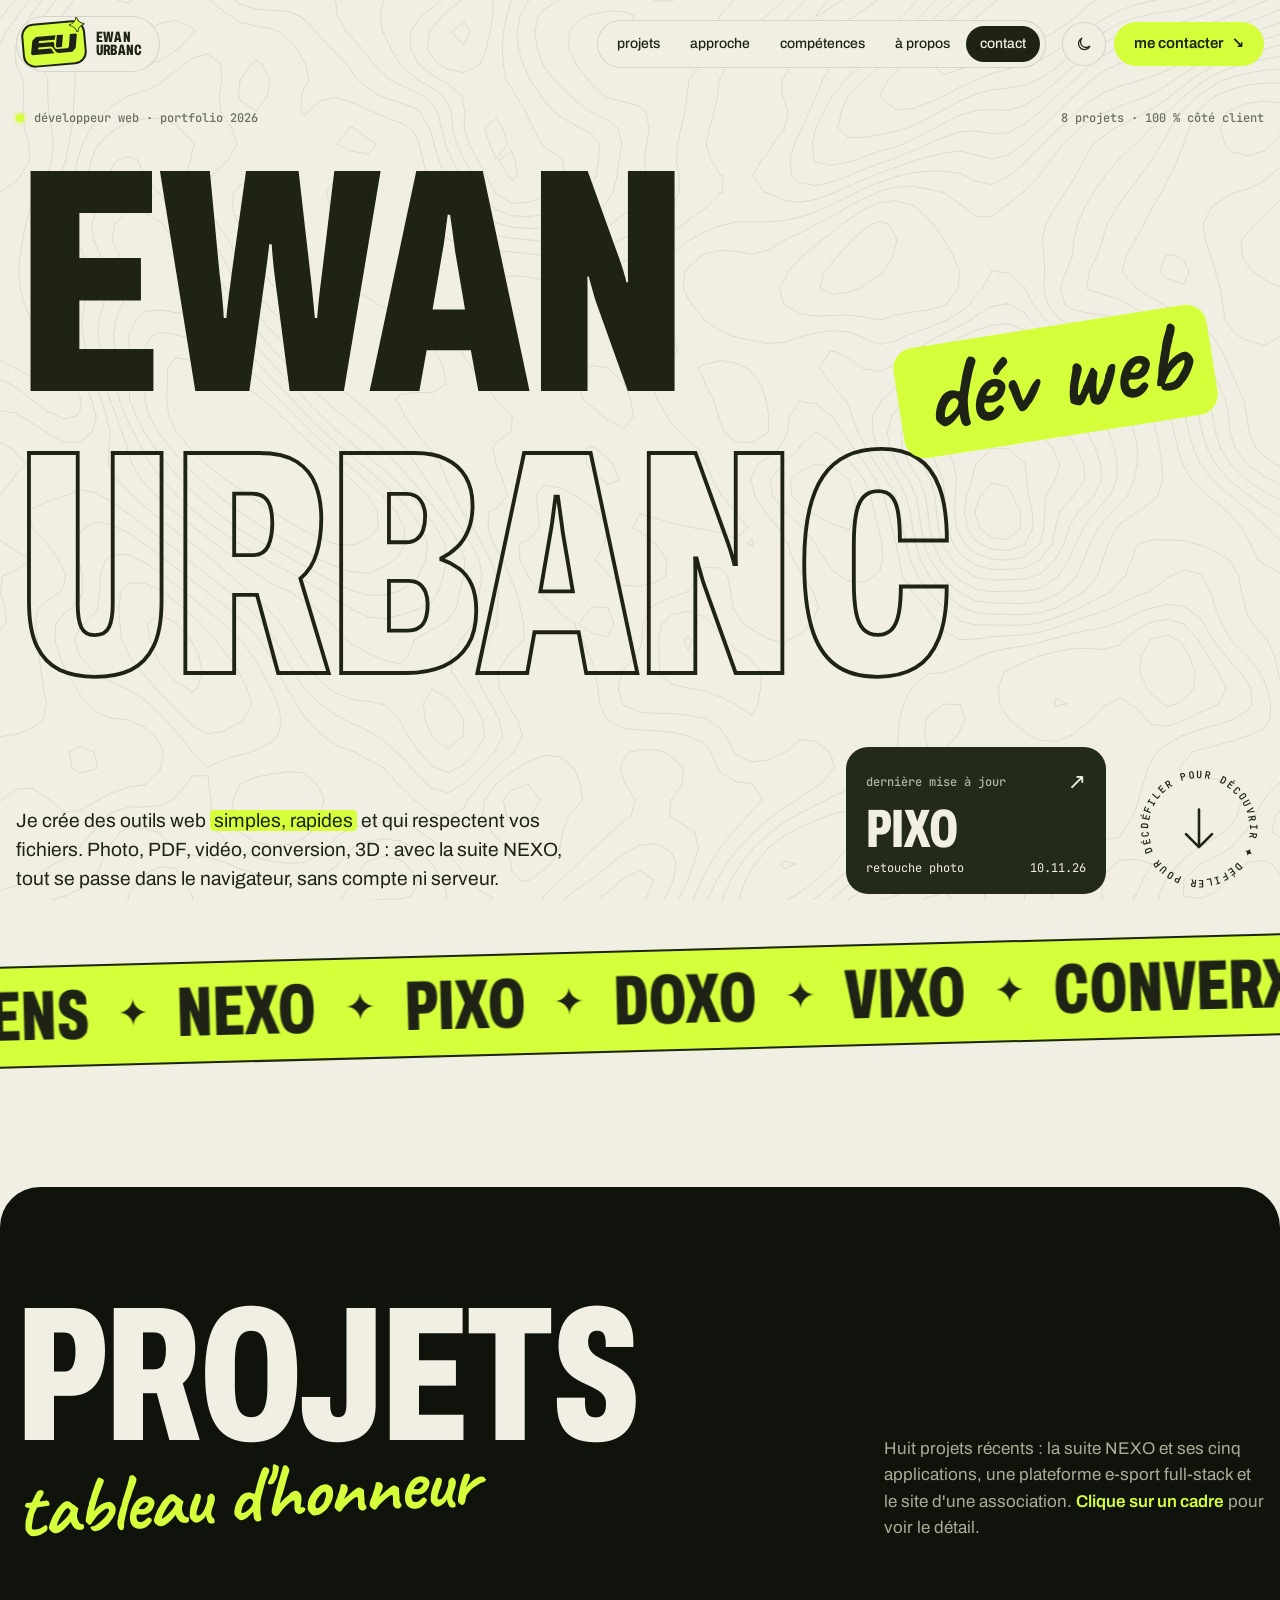
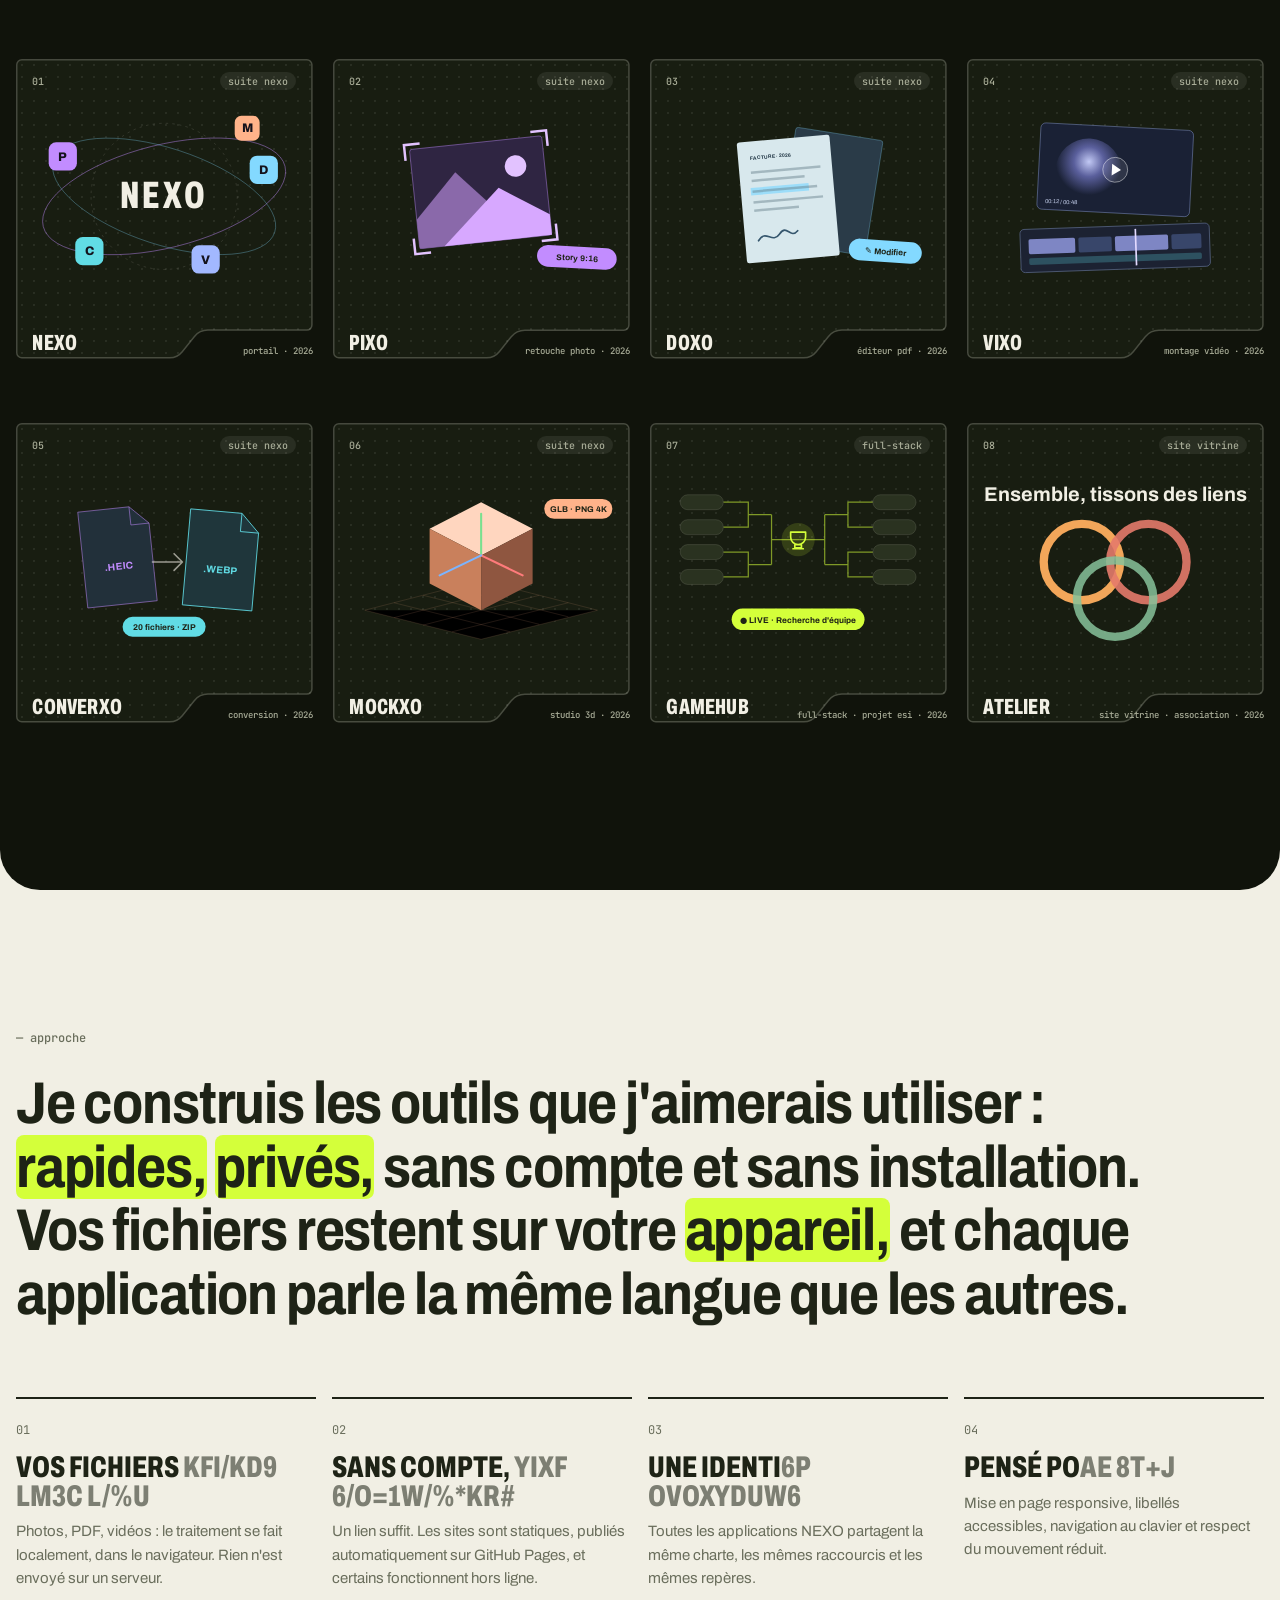
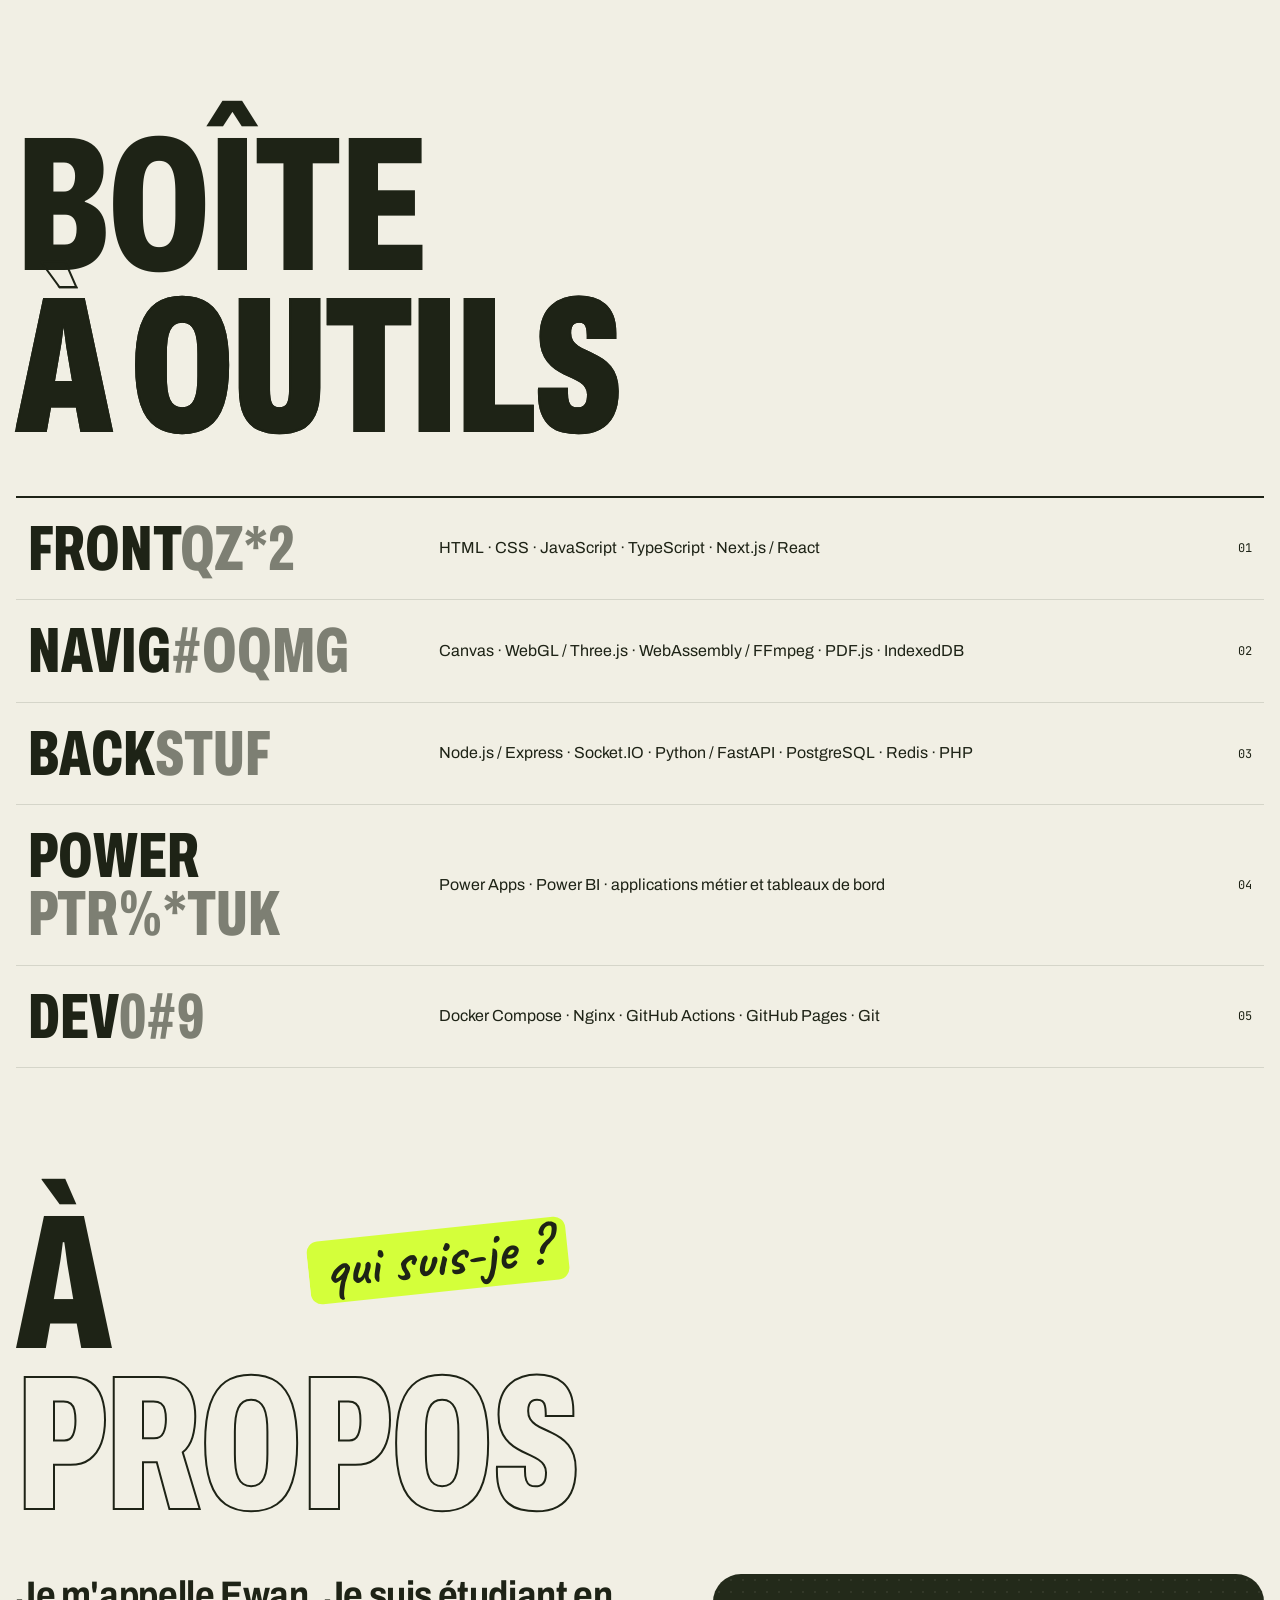
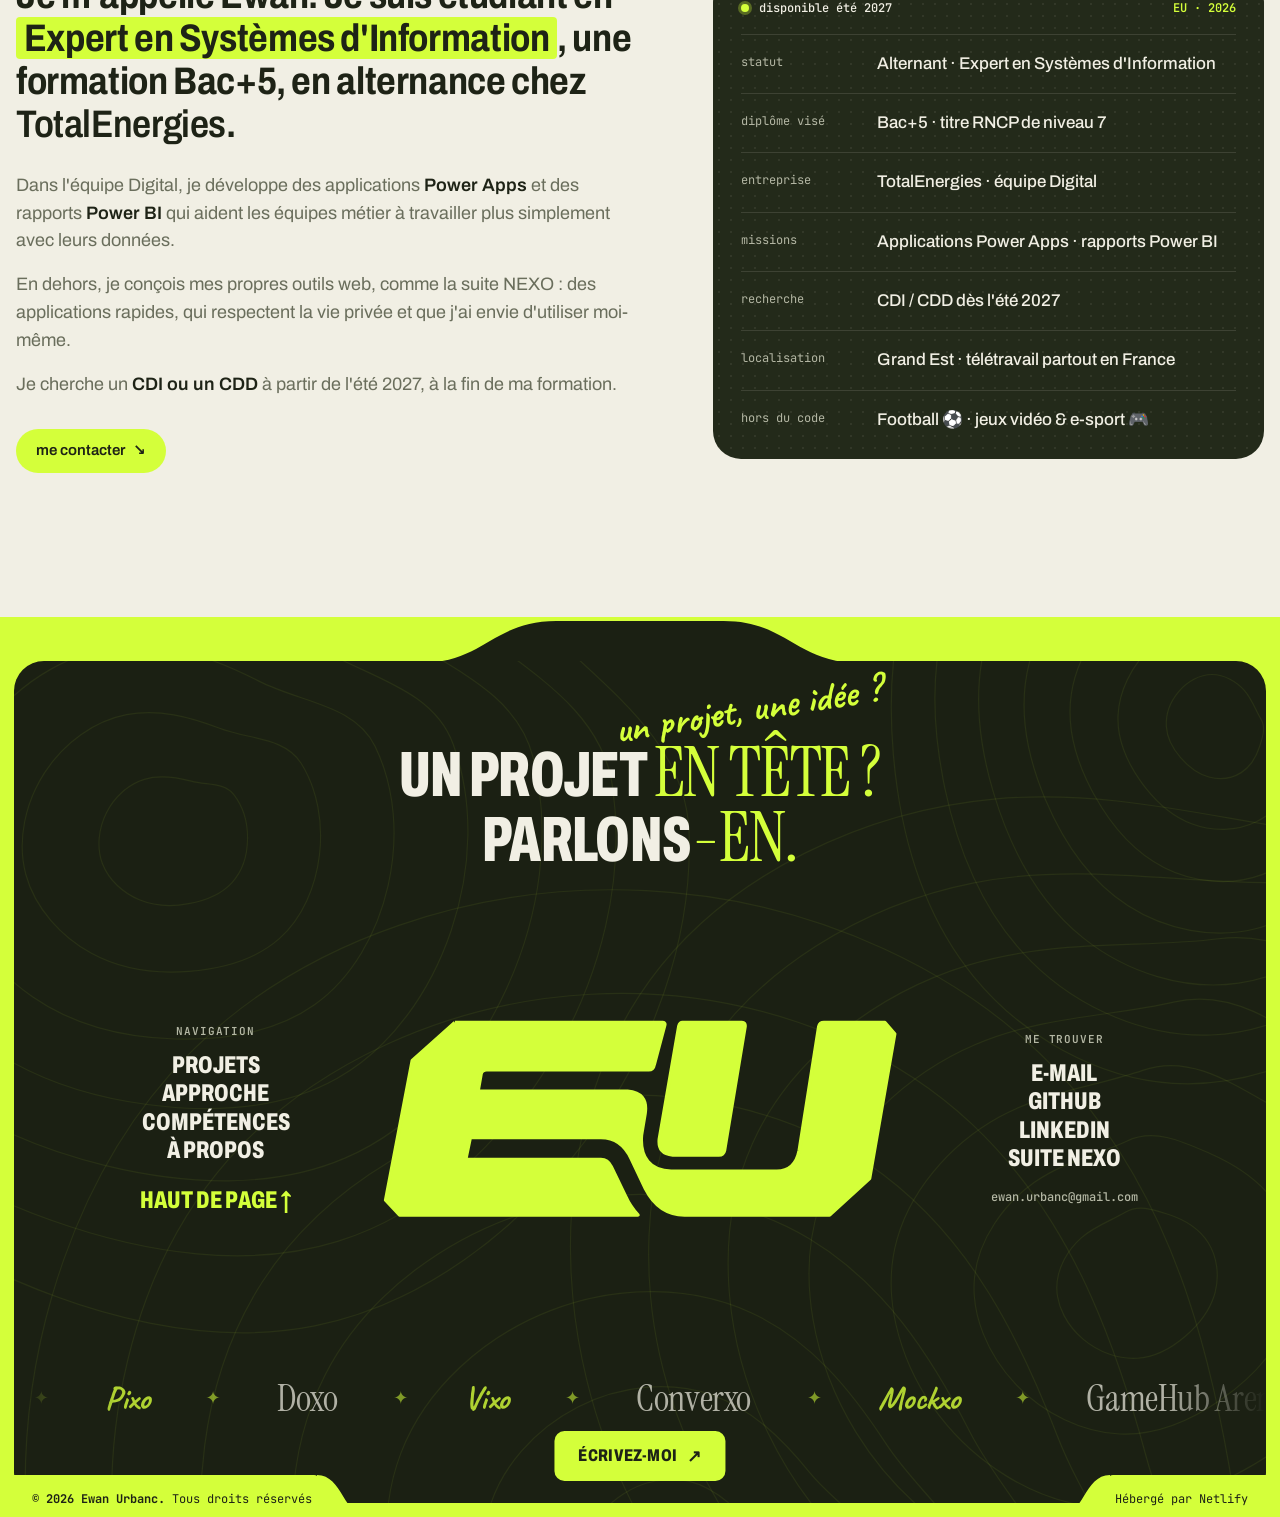
<file: index.html>
<!doctype html>
<html lang="fr">
<head>
  <meta charset="utf-8">
  <meta name="viewport" content="width=device-width, initial-scale=1">
  <title>Ewan Urbanc — Portfolio</title>
  <meta name="description" content="Portfolio d'Ewan Urbanc, développeur web : la suite NEXO (Pixo, Doxo, Vixo, Converxo, Mockxo), GameHub Arena et L'Atelier des Liens.">
  <meta name="theme-color" content="#f1efe4">
  <link rel="canonical" href="https://ewanurbanc.netlify.app/">
  <meta name="application-name" content="Ewan Urbanc">
  <meta property="og:site_name" content="Ewan Urbanc">
  <meta property="og:title" content="Ewan Urbanc — Portfolio">
  <meta property="og:type" content="website">
  <meta property="og:url" content="https://ewanurbanc.netlify.app/">
  <meta property="og:image" content="https://ewanurbanc.netlify.app/assets/favicon-512.png">
  <script type="application/ld+json">
    {
      "@context": "https://schema.org",
      "@type": "WebSite",
      "name": "Ewan Urbanc",
      "alternateName": "Portfolio d'Ewan Urbanc",
      "url": "https://ewanurbanc.netlify.app/"
    }
  </script>
  <link rel="icon" href="/favicon.ico" sizes="any">
  <link rel="icon" href="/assets/favicon-32.png" sizes="32x32" type="image/png">
  <link rel="icon" href="/assets/favicon-48.png" sizes="48x48" type="image/png">
  <link rel="icon" href="/assets/favicon-512.png" sizes="512x512" type="image/png">
  <link rel="apple-touch-icon" href="/assets/apple-touch-icon.png">
  <link rel="preconnect" href="https://fonts.googleapis.com">
  <link rel="preconnect" href="https://fonts.gstatic.com" crossorigin>
  <link href="https://fonts.googleapis.com/css2?family=Archivo:ital,wdth,wght@0,62..125,300..900;1,62..125,300..900&family=Caveat:wght@600;700&family=Instrument+Serif&family=JetBrains+Mono:wght@400;600&display=swap" rel="stylesheet">
  <link rel="stylesheet" href="styles.css?v=20261121c">
  <script>
    document.documentElement.classList.add('js');
    // Sécurité : retire l'écran de chargement même si le script principal échoue
    setTimeout(function () { document.documentElement.classList.add('is-loaded'); }, 4000);
    try { const t = localStorage.getItem('theme'); if (t) document.documentElement.dataset.theme = t; } catch (e) {}
    // niveau de performance mémorisé à la visite précédente : appliqué avant le premier affichage
    try { const v = (localStorage.getItem('perf-tier') || '').split(':'), p = Date.now() - v[1] < 6048e5 ? +v[0] : 0; if (p >= 1) document.documentElement.classList.add('perf-lite'); if (p >= 2) document.documentElement.classList.add('perf-min'); } catch (e) {}
  </script>
</head>
<body>
  <canvas class="bg-lines" aria-hidden="true"></canvas>
  <!-- Logo EU -->
  <svg width="0" height="0" style="position:absolute" aria-hidden="true">
    <symbol id="logo-mark" viewBox="128 436 1003 386">
      <path d="M268 441H674Q679 441 677 447L657 522Q655 533 646 533H330Q321 533 319 541L313 575H605Q645 578 639 618L632 660C628 705 650 731 690 731H896Q932 731 940 690L978 449Q980 441 988 441H1107L1126 463L1077 745L999 816H716Q666 816 640 765L612 706Q593 665 553 665H298L289 708H553Q566 708 573 722L601 780Q610 800 625 816H160L133 787L185 515Z"/>
      <path d="M712 441H828Q835 441 834 449L794 690Q792 699 783 699H693Q664 697 667 668L705 448Q707 441 712 441Z"/>
    </symbol>
    <symbol id="logo-spark" viewBox="0 0 24 24"><path d="M12 0c1 6.5 5.5 11 12 12-6.5 1-11 5.5-12 12-1-6.5-5.5-11-12-12C6.5 11 11 6.5 12 0z"/></symbol>
  </svg>
  <a class="skip" href="#projets">Aller aux projets</a>

  <!-- Écran de chargement -->
  <div class="loader" aria-hidden="true">
    <svg class="loader-logo" viewBox="120 428 1019 402">
      <path pathLength="1" d="M268 441H674Q679 441 677 447L657 522Q655 533 646 533H330Q321 533 319 541L313 575H605Q645 578 639 618L632 660C628 705 650 731 690 731H896Q932 731 940 690L978 449Q980 441 988 441H1107L1126 463L1077 745L999 816H716Q666 816 640 765L612 706Q593 665 553 665H298L289 708H553Q566 708 573 722L601 780Q610 800 625 816H160L133 787L185 515Z"/>
      <path pathLength="1" d="M712 441H828Q835 441 834 449L794 690Q792 699 783 699H693Q664 697 667 668L705 448Q707 441 712 441Z"/>
    </svg>
  </div>

  <header class="site-header">
    <div class="shell header-inner">
      <a href="#top" class="logo" aria-label="Ewan Urbanc, retour en haut"><span class="logo-badge"><svg class="logo-mark"><use href="#logo-mark"/></svg><svg class="logo-spark"><use href="#logo-spark"/></svg></span><span class="logo-text" aria-hidden="true">ewan<br>urbanc</span></a>
      <nav class="nav" aria-label="Navigation principale">
        <a href="#projets">projets</a>
        <a href="#approche">approche</a>
        <a href="#competences">compétences</a>
        <a href="#a-propos">à propos</a>
        <a href="#contact">contact</a>
      </nav>
      <div class="header-actions">
        <button class="theme-toggle" type="button" aria-label="Changer de thème">
          <svg class="i-sun" viewBox="0 0 24 24" aria-hidden="true"><circle cx="12" cy="12" r="4"/><path d="M12 2v2M12 20v2M4.9 4.9l1.4 1.4M17.7 17.7l1.4 1.4M2 12h2M20 12h2M4.9 19.1l1.4-1.4M17.7 6.3l1.4-1.4"/></svg>
          <svg class="i-moon" viewBox="0 0 24 24" aria-hidden="true"><path d="M20 14.5A8 8 0 1 1 9.5 4a6.5 6.5 0 0 0 10.5 10.5z"/></svg>
        </button>
        <a class="pill pill-lime" href="#contact">me contacter <span aria-hidden="true">↘</span></a>
      </div>
    </div>
  </header>

  <main id="top">
    <!-- HERO -->
    <section class="hero shell">
      <div class="hero-top">
        <p class="label"><span class="dot"></span>développeur web · portfolio 2026</p>
        <p class="label hide-sm">8 projets · 100 % côté client</p>
      </div>

      <h1 class="mega" aria-label="Ewan Urbanc">
        <span class="mask"><span class="line" data-flex>Ewan</span></span>
        <span class="mask"><span class="line line-outline" data-flex>Urbanc</span></span>
        <span class="script hero-script" aria-hidden="true">dév web</span>
      </h1>

      <div class="hero-bottom">
        <p class="lede">Je crée des outils web <mark>simples, rapides</mark> et qui respectent vos fichiers. Photo, PDF, vidéo, conversion, 3D : avec la suite NEXO, tout se passe dans le navigateur, sans compte ni serveur.</p>

        <a class="release-card" href="https://nougrr.github.io/pixo-editor/" target="_blank" rel="noopener">
          <span class="release-top"><span class="label">dernière mise à jour</span><span class="release-arrow" aria-hidden="true">↗</span></span>
          <span class="release-name">Pixo</span>
          <span class="release-meta"><span>retouche photo</span><span>10.11.26</span></span>
        </a>

        <a class="badge-link" href="#projets" aria-label="Défiler jusqu'aux projets">
        <svg class="badge" viewBox="0 0 200 200" aria-hidden="true">
          <defs><path id="circle" d="M100,100 m-78,0 a78,78 0 1,1 156,0 a78,78 0 1,1 -156,0"/></defs>
          <text><textPath href="#circle">défiler pour découvrir ✦ défiler pour découvrir ✦ </textPath></text>
          <path class="badge-arrow" d="M100 70v56M80 108l20 20 20-20"/>
        </svg>
        </a>
      </div>
    </section>

    <!-- BANDEAU -->
    <div class="marquee" aria-hidden="true">
      <div class="marquee-track">
        <span>Nexo</span><i>✦</i><span>Pixo</span><i>✦</i><span>Doxo</span><i>✦</i><span>Vixo</span><i>✦</i><span>Converxo</span><i>✦</i><span>Mockxo</span><i>✦</i><span>GameHub Arena</span><i>✦</i><span>Atelier des Liens</span><i>✦</i>
        <span>Nexo</span><i>✦</i><span>Pixo</span><i>✦</i><span>Doxo</span><i>✦</i><span>Vixo</span><i>✦</i><span>Converxo</span><i>✦</i><span>Mockxo</span><i>✦</i><span>GameHub Arena</span><i>✦</i><span>Atelier des Liens</span><i>✦</i>
      </div>
    </div>

    <!-- PROJETS : galerie -->
    <section id="projets" class="hof">
      <div class="shell">
        <div class="split-head">
          <h2 class="big hof-title" aria-label="Projets, tableau d'honneur"><span class="mask" aria-hidden="true"><span class="line">Projets</span></span><span class="script hof-script write" aria-hidden="true">tableau d'honneur</span></h2>
          <div class="split-side reveal">
            <p>Huit projets récents : la suite NEXO et ses cinq applications, une plateforme e-sport full-stack et le site d'une association. <strong>Clique sur un cadre</strong> pour voir le détail.</p>
          </div>
        </div>
        <ul class="hof-grid" role="list">
        <li class="hof-item reveal" style="--accent:#c28cff;--accent-2:#83d9ff">
          <button class="hof-frame" type="button" aria-haspopup="dialog" aria-label="Voir le détail de Nexo">
            <span class="hof-shape">
              <span class="hof-reveal" aria-hidden="true"></span>
              <span class="hof-art" aria-hidden="true"><svg viewBox="0 0 400 220">
              <ellipse cx="200" cy="110" rx="150" ry="62" class="stroke-a" transform="rotate(-14 200 110)"/>
              <ellipse cx="200" cy="110" rx="140" ry="58" class="stroke-b" transform="rotate(18 200 110)"/>
              <circle cx="200" cy="110" r="88" class="stroke-dash"/>
              <text x="200" y="124" text-anchor="middle" class="art-word">NEXO</text>
              <g class="nodes">
                <g transform="translate(78 62)"><rect x="-17" y="-17" width="34" height="34" rx="9" fill="#c28cff"/><text y="5" text-anchor="middle">P</text></g>
                <g transform="translate(320 78)"><rect x="-17" y="-17" width="34" height="34" rx="9" fill="#83d9ff"/><text y="5" text-anchor="middle">D</text></g>
                <g transform="translate(250 186)"><rect x="-17" y="-17" width="34" height="34" rx="9" fill="#a2b8ff"/><text y="5" text-anchor="middle">V</text></g>
                <g transform="translate(110 176)"><rect x="-17" y="-17" width="34" height="34" rx="9" fill="#61dce5"/><text y="5" text-anchor="middle">C</text></g>
                <g transform="translate(300 28)"><rect x="-15" y="-15" width="30" height="30" rx="8" fill="#ffb38a"/><text y="5" text-anchor="middle">M</text></g>
              </g>
            </svg></span>
              <span class="hof-num" aria-hidden="true">01</span>
              <span class="hof-cat" aria-hidden="true">suite nexo</span>
            </span>
            <svg class="hof-outline" viewBox="0 0 407 411" preserveAspectRatio="none" aria-hidden="true"><path class="o-base" d="M8 1h391a7 7 0 0 1 7 7v357a7 7 0 0 1-7 7H263.3a24 24 0 0 0-18.7 9l-16.5 20.7a22 22 0 0 1-17.2 8.3H8a7 7 0 0 1-7-7V8a7 7 0 0 1 7-7Z"/><path class="o-lime" d="M8 1h391a7 7 0 0 1 7 7v357a7 7 0 0 1-7 7H263.3a24 24 0 0 0-18.7 9l-16.5 20.7a22 22 0 0 1-17.2 8.3H8a7 7 0 0 1-7-7V8a7 7 0 0 1 7-7Z"/></svg>
            <span class="hof-name">Nexo</span>
            <span class="hof-year">portail · 2026</span>
          </button>
          <template class="hof-detail">
            <div class="card-meta"><span>01</span><span>portail</span><span>2026</span></div>
            <h3>Nexo</h3>
            <p class="script tagline">Tous vos outils. Un seul univers.</p>
            <p>Le portail qui réunit mes applications web : retouche photo, PDF, vidéo, conversion et mockups 3D, avec une identité visuelle commune à toute la suite.</p>
            <ul class="points">
              <li>Interface responsive et animée au défilement, thème clair ou sombre</li>
              <li>Recherche <kbd>⌘K</kbd>, raccourcis clavier 1 à 5</li>
              <li>Mémorise la dernière application ouverte</li>
            </ul>
            <ul class="tags"><li>HTML</li><li>CSS</li><li>JavaScript</li><li>GitHub Pages</li><li>GitHub Actions</li></ul>
            <div class="links">
              <a class="link-primary" href="https://nougrr.github.io/nexo/" target="_blank" rel="noopener">ouvrir le site <span aria-hidden="true">↗</span></a>
              <a href="https://github.com/NouGrr/nexo" target="_blank" rel="noopener">code source <span aria-hidden="true">↗</span></a>
            </div>
          </template>
        </li>
        <li class="hof-item reveal" style="--accent:#c28cff;--accent-2:#e2c2ff">
          <button class="hof-frame" type="button" aria-haspopup="dialog" aria-label="Voir le détail de Pixo">
            <span class="hof-shape">
              <span class="hof-reveal" aria-hidden="true"></span>
              <span class="hof-art" aria-hidden="true"><svg viewBox="0 0 400 220">
              <g transform="rotate(-6 200 110)">
                <rect x="120" y="45" width="160" height="120" rx="3" fill="#2f2542" stroke="var(--accent)" stroke-opacity=".5"/>
                <circle cx="245" cy="78" r="13" fill="#e2c2ff"/>
                <path d="M120 165 L120 130 L172 78 L250 165 Z" fill="#8a69aa"/>
                <path d="M150 165 L222 102 L280 140 L280 165 Z" fill="#d7a8ff"/>
                <path d="M114 58v-19h19M267 39h19v19M286 152v19h-19M133 171h-19v-19" class="crop"/>
              </g>
              <g class="pill-svg" transform="translate(268 168) rotate(3)"><rect width="96" height="26" rx="13"/><text x="48" y="17" text-anchor="middle">Story 9:16</text></g>
            </svg></span>
              <span class="hof-num" aria-hidden="true">02</span>
              <span class="hof-cat" aria-hidden="true">suite nexo</span>
            </span>
            <svg class="hof-outline" viewBox="0 0 407 411" preserveAspectRatio="none" aria-hidden="true"><path class="o-base" d="M8 1h391a7 7 0 0 1 7 7v357a7 7 0 0 1-7 7H263.3a24 24 0 0 0-18.7 9l-16.5 20.7a22 22 0 0 1-17.2 8.3H8a7 7 0 0 1-7-7V8a7 7 0 0 1 7-7Z"/><path class="o-lime" d="M8 1h391a7 7 0 0 1 7 7v357a7 7 0 0 1-7 7H263.3a24 24 0 0 0-18.7 9l-16.5 20.7a22 22 0 0 1-17.2 8.3H8a7 7 0 0 1-7-7V8a7 7 0 0 1 7-7Z"/></svg>
            <span class="hof-name">Pixo</span>
            <span class="hof-year">retouche photo · 2026</span>
          </button>
          <template class="hof-detail">
            <div class="card-meta"><span>02</span><span>retouche photo</span><span>2026</span></div>
            <h3>Pixo</h3>
            <p>Un éditeur photo qui fonctionne dans le navigateur. Les images ne quittent jamais votre appareil.</p>
            <ul class="points">
              <li>Recadrage aux formats Instagram, TikTok, YouTube, LinkedIn…</li>
              <li>Exposition, courbes de ton, tampon, flou local, détourage automatique</li>
              <li>Compositions de plusieurs photos et export 4K (PNG, JPG, WebP, AVIF)</li>
            </ul>
            <ul class="tags"><li>JavaScript</li><li>Canvas</li><li>IMG.LY</li></ul>
            <div class="links">
              <a class="link-primary" href="https://nougrr.github.io/pixo-editor/" target="_blank" rel="noopener">ouvrir l'app <span aria-hidden="true">↗</span></a>
              <a href="https://github.com/NouGrr/pixo-editor" target="_blank" rel="noopener">code <span aria-hidden="true">↗</span></a>
            </div>
          </template>
        </li>
        <li class="hof-item reveal" style="--accent:#83d9ff;--accent-2:#b5e7ff">
          <button class="hof-frame" type="button" aria-haspopup="dialog" aria-label="Voir le détail de Doxo">
            <span class="hof-shape">
              <span class="hof-reveal" aria-hidden="true"></span>
              <span class="hof-art" aria-hidden="true"><svg viewBox="0 0 400 220">
              <rect x="186" y="34" width="106" height="140" rx="3" fill="#2a3b48" stroke="var(--accent)" stroke-opacity=".35" transform="rotate(9 239 104)"/>
              <g transform="rotate(-5 190 112)">
                <rect x="132" y="40" width="112" height="146" rx="3" fill="#d8e8ed"/>
                <text x="146" y="62" class="doc-label">FACTURE · 2026</text>
                <rect x="146" y="76" width="84" height="3" fill="#657e8a77"/>
                <rect x="146" y="86" width="64" height="3" fill="#657e8a77"/>
                <rect x="144" y="96" width="70" height="9" fill="#83d9ff" opacity=".7"/>
                <rect x="146" y="99" width="78" height="3" fill="#657e8a77"/>
                <rect x="146" y="112" width="84" height="3" fill="#657e8a77"/>
                <rect x="146" y="122" width="54" height="3" fill="#657e8a77"/>
                <path d="M148 160 c10-14 16 6 26-6 s12 8 22-2" fill="none" stroke="#36576e" stroke-width="2" stroke-linecap="round"/>
              </g>
              <g class="pill-svg" transform="translate(262 160) rotate(4)"><rect width="88" height="26" rx="13"/><text x="44" y="17" text-anchor="middle">✎ Modifier</text></g>
            </svg></span>
              <span class="hof-num" aria-hidden="true">03</span>
              <span class="hof-cat" aria-hidden="true">suite nexo</span>
            </span>
            <svg class="hof-outline" viewBox="0 0 407 411" preserveAspectRatio="none" aria-hidden="true"><path class="o-base" d="M8 1h391a7 7 0 0 1 7 7v357a7 7 0 0 1-7 7H263.3a24 24 0 0 0-18.7 9l-16.5 20.7a22 22 0 0 1-17.2 8.3H8a7 7 0 0 1-7-7V8a7 7 0 0 1 7-7Z"/><path class="o-lime" d="M8 1h391a7 7 0 0 1 7 7v357a7 7 0 0 1-7 7H263.3a24 24 0 0 0-18.7 9l-16.5 20.7a22 22 0 0 1-17.2 8.3H8a7 7 0 0 1-7-7V8a7 7 0 0 1 7-7Z"/></svg>
            <span class="hof-name">Doxo</span>
            <span class="hof-year">éditeur pdf · 2026</span>
          </button>
          <template class="hof-detail">
            <div class="card-meta"><span>03</span><span>éditeur pdf</span><span>2026</span></div>
            <h3>Doxo</h3>
            <p>L'atelier PDF de la suite : modifier, annoter et organiser vos documents, même hors ligne.</p>
            <ul class="points">
              <li>Modification du texte existant dans les PDF</li>
              <li>Texte, dessin, surlignage, formes et images</li>
              <li>Ajout, rotation et réorganisation des pages, annuler/rétablir</li>
            </ul>
            <ul class="tags"><li>JavaScript</li><li>PDF.js</li><li>pdf-lib</li><li>Hors ligne</li></ul>
            <div class="links">
              <a class="link-primary" href="https://nougrr.github.io/doxo/" target="_blank" rel="noopener">ouvrir l'app <span aria-hidden="true">↗</span></a>
              <a href="https://github.com/NouGrr/doxo" target="_blank" rel="noopener">code <span aria-hidden="true">↗</span></a>
            </div>
          </template>
        </li>
        <li class="hof-item reveal" style="--accent:#a2b8ff;--accent-2:#c9d4ff">
          <button class="hof-frame" type="button" aria-haspopup="dialog" aria-label="Voir le détail de Vixo">
            <span class="hof-shape">
              <span class="hof-reveal" aria-hidden="true"></span>
              <span class="hof-art" aria-hidden="true"><svg viewBox="0 0 400 220">
              <g transform="rotate(3 200 80)">
                <rect x="108" y="26" width="184" height="104" rx="6" fill="#1a2135" stroke="var(--accent)" stroke-opacity=".45"/>
                <circle cx="168" cy="82" r="40" fill="url(#vixo-halo)"/>
                <circle cx="200" cy="78" r="15" fill="#ffffff18" stroke="#ffffff88"/>
                <path d="M196 71 L207 78 L196 85 Z" fill="#fff"/>
                <text x="118" y="122" class="mono-sm">00:12 / 00:48</text>
              </g>
              <g transform="rotate(-2 200 170)">
                <rect x="86" y="146" width="228" height="52" rx="5" fill="#1c2232" stroke="#53617e"/>
                <g fill="#7e86c4"><rect x="96" y="158" width="56" height="18" rx="2"/><rect x="156" y="158" width="40" height="18" rx="2" fill="#38466a"/><rect x="200" y="158" width="64" height="18" rx="2"/><rect x="268" y="158" width="36" height="18" rx="2" fill="#38466a"/></g>
                <rect x="96" y="181" width="208" height="8" rx="2" fill="#61dce5" opacity=".25"/>
                <rect x="224" y="150" width="2" height="44" fill="#e3d9ff" class="playhead"/>
              </g>
              <defs><radialGradient id="vixo-halo" cx=".5" cy=".35"><stop offset="0" stop-color="#c1c8f4"/><stop offset=".45" stop-color="#5a5f9c"/><stop offset="1" stop-color="#1a2135"/></radialGradient></defs>
            </svg></span>
              <span class="hof-num" aria-hidden="true">04</span>
              <span class="hof-cat" aria-hidden="true">suite nexo</span>
            </span>
            <svg class="hof-outline" viewBox="0 0 407 411" preserveAspectRatio="none" aria-hidden="true"><path class="o-base" d="M8 1h391a7 7 0 0 1 7 7v357a7 7 0 0 1-7 7H263.3a24 24 0 0 0-18.7 9l-16.5 20.7a22 22 0 0 1-17.2 8.3H8a7 7 0 0 1-7-7V8a7 7 0 0 1 7-7Z"/><path class="o-lime" d="M8 1h391a7 7 0 0 1 7 7v357a7 7 0 0 1-7 7H263.3a24 24 0 0 0-18.7 9l-16.5 20.7a22 22 0 0 1-17.2 8.3H8a7 7 0 0 1-7-7V8a7 7 0 0 1 7-7Z"/></svg>
            <span class="hof-name">Vixo</span>
            <span class="hof-year">montage vidéo · 2026</span>
          </button>
          <template class="hof-detail">
            <div class="card-meta"><span>04</span><span>montage vidéo</span><span>2026</span></div>
            <h3>Vixo</h3>
            <p>Un éditeur vidéo en français dans le navigateur : couper, recadrer, compresser et exporter sans filigrane.</p>
            <ul class="points">
              <li>Timeline avec vignettes, zoom jusqu'à 800 % et 80 annulations</li>
              <li>Formats 16:9, 9:16, 1:1, 4:5 et rotation</li>
              <li>Export MP4 / WebM de 480p à 1080p, texte et audio</li>
            </ul>
            <ul class="tags"><li>TypeScript</li><li>Vidéo Web</li><li>Encodage</li></ul>
            <div class="links">
              <a class="link-primary" href="https://nougrr.github.io/vixo-editor/" target="_blank" rel="noopener">ouvrir l'app <span aria-hidden="true">↗</span></a>
              <a href="https://github.com/NouGrr/vixo-editor" target="_blank" rel="noopener">code <span aria-hidden="true">↗</span></a>
            </div>
          </template>
        </li>

        <li class="hof-item reveal" style="--accent:#61dce5;--accent-2:#a8f0f4">
          <button class="hof-frame" type="button" aria-haspopup="dialog" aria-label="Voir le détail de Converxo">
            <span class="hof-shape">
              <span class="hof-reveal" aria-hidden="true"></span>
              <span class="hof-art" aria-hidden="true"><svg viewBox="0 0 400 220">
              <g transform="translate(96 52) rotate(-6)">
                <path d="M0 0h62l22 22v94H0z" fill="#22303a" stroke="#c28cff" stroke-opacity=".6"/>
                <path d="M62 0v22h22" fill="none" stroke="#c28cff" stroke-opacity=".6"/>
                <text x="42" y="74" text-anchor="middle" class="ext" fill="#c28cff">.HEIC</text>
              </g>
              <g class="arrow"><path d="M186 112h34" /><path d="M212 102l10 10-10 10"/></g>
              <g transform="translate(232 48) rotate(5)">
                <path d="M0 0h62l22 22v94H0z" fill="#1f363b" stroke="var(--accent)"/>
                <path d="M62 0v22h22" fill="none" stroke="var(--accent)"/>
                <text x="42" y="74" text-anchor="middle" class="ext" fill="var(--accent)">.WEBP</text>
              </g>
              <g class="pill-svg" transform="translate(150 178)"><rect width="100" height="24" rx="12"/><text x="50" y="16" text-anchor="middle">20 fichiers · ZIP</text></g>
            </svg></span>
              <span class="hof-num" aria-hidden="true">05</span>
              <span class="hof-cat" aria-hidden="true">suite nexo</span>
            </span>
            <svg class="hof-outline" viewBox="0 0 407 411" preserveAspectRatio="none" aria-hidden="true"><path class="o-base" d="M8 1h391a7 7 0 0 1 7 7v357a7 7 0 0 1-7 7H263.3a24 24 0 0 0-18.7 9l-16.5 20.7a22 22 0 0 1-17.2 8.3H8a7 7 0 0 1-7-7V8a7 7 0 0 1 7-7Z"/><path class="o-lime" d="M8 1h391a7 7 0 0 1 7 7v357a7 7 0 0 1-7 7H263.3a24 24 0 0 0-18.7 9l-16.5 20.7a22 22 0 0 1-17.2 8.3H8a7 7 0 0 1-7-7V8a7 7 0 0 1 7-7Z"/></svg>
            <span class="hof-name">Converxo</span>
            <span class="hof-year">conversion · 2026</span>
          </button>
          <template class="hof-detail">
            <div class="card-meta"><span>05</span><span>conversion</span><span>2026</span></div>
            <h3>Converxo</h3>
            <p>Un convertisseur privé : images, vidéos, audio et documents sont traités en mémoire, sans backend ni clé API.</p>
            <ul class="points">
              <li>Plus de 30 formats, dont PNG, AVIF, MP4, MKV, FLAC, DOCX et PDF</li>
              <li>File de 20 fichiers, export individuel ou en archive ZIP</li>
              <li>Moteurs chargés à la demande (FFmpeg WASM)</li>
            </ul>
            <ul class="tags"><li>WebAssembly</li><li>FFmpeg</li><li>Web Workers</li><li>jsPDF</li></ul>
            <div class="links">
              <a class="link-primary" href="https://nougrr.github.io/converxo/" target="_blank" rel="noopener">ouvrir l'app <span aria-hidden="true">↗</span></a>
              <a href="https://github.com/NouGrr/converxo" target="_blank" rel="noopener">code <span aria-hidden="true">↗</span></a>
            </div>
          </template>
        </li>
        <li class="hof-item reveal" style="--accent:#ffb38a;--accent-2:#ffd6bf">
          <button class="hof-frame" type="button" aria-haspopup="dialog" aria-label="Voir le détail de Mockxo">
            <span class="hof-shape">
              <span class="hof-reveal" aria-hidden="true"></span>
              <span class="hof-art" aria-hidden="true"><svg viewBox="0 0 400 220">
              <g stroke="var(--accent)" stroke-opacity=".16">
                <path d="M60 170 L200 205 L340 170 M95 161 L235 196 M130 152 L270 187 M165 143 L305 178 M200 134 L340 170 M60 170 L200 134 M95 179 L235 143 M130 188 L270 152 M165 196 L305 161"/>
              </g>
              <g class="cube">
                <path d="M200 40 L262 72 L200 104 L138 72 Z" fill="#ffd6bf"/>
                <path d="M138 72 L200 104 L200 170 L138 138 Z" fill="#c9805c"/>
                <path d="M262 72 L200 104 L200 170 L262 138 Z" fill="#8f5640"/>
              </g>
              <g stroke-width="2.5" stroke-linecap="round">
                <path d="M200 104 V54" stroke="#79e08f"/><path d="M200 104 L250 128" stroke="#ff7b7b"/><path d="M200 104 L150 128" stroke="#7bb4ff"/>
              </g>
              <g class="pill-svg" transform="translate(276 36)"><rect width="82" height="24" rx="12"/><text x="41" y="16" text-anchor="middle">GLB · PNG 4K</text></g>
            </svg></span>
              <span class="hof-num" aria-hidden="true">06</span>
              <span class="hof-cat" aria-hidden="true">suite nexo</span>
            </span>
            <svg class="hof-outline" viewBox="0 0 407 411" preserveAspectRatio="none" aria-hidden="true"><path class="o-base" d="M8 1h391a7 7 0 0 1 7 7v357a7 7 0 0 1-7 7H263.3a24 24 0 0 0-18.7 9l-16.5 20.7a22 22 0 0 1-17.2 8.3H8a7 7 0 0 1-7-7V8a7 7 0 0 1 7-7Z"/><path class="o-lime" d="M8 1h391a7 7 0 0 1 7 7v357a7 7 0 0 1-7 7H263.3a24 24 0 0 0-18.7 9l-16.5 20.7a22 22 0 0 1-17.2 8.3H8a7 7 0 0 1-7-7V8a7 7 0 0 1 7-7Z"/></svg>
            <span class="hof-name">Mockxo</span>
            <span class="hof-year">studio 3d · 2026</span>
          </button>
          <template class="hof-detail">
            <div class="card-meta"><span>06</span><span>studio 3d</span><span>2026</span></div>
            <h3>Mockxo</h3>
            <p>Un studio 3D simplifié pour créer des mockups : t-shirt, mug, packaging, smartphone…, rendus en WebGL.</p>
            <ul class="points">
              <li>12 scènes procédurales originales, 6 primitives, manipulation par axes</li>
              <li>Matériaux, éclairages, import GLB/GLTF</li>
              <li>Export PNG jusqu'à 3840 × 2160, sauvegarde automatique IndexedDB</li>
            </ul>
            <ul class="tags"><li>Three.js</li><li>WebGL</li><li>ES Modules</li><li>IndexedDB</li></ul>
            <div class="links">
              <a class="link-primary" href="https://nougrr.github.io/mockxo/" target="_blank" rel="noopener">ouvrir l'app <span aria-hidden="true">↗</span></a>
              <a href="https://github.com/NouGrr/mockxo" target="_blank" rel="noopener">code <span aria-hidden="true">↗</span></a>
            </div>
          </template>
        </li>
        <li class="hof-item reveal" style="--accent:#d4ff3a;--accent-2:#efffb0">
          <button class="hof-frame" type="button" aria-haspopup="dialog" aria-label="Voir le détail de GameHub Arena">
            <span class="hof-shape">
              <span class="hof-reveal" aria-hidden="true"></span>
              <span class="hof-art" aria-hidden="true"><svg viewBox="0 0 400 220">
              <g fill="none" stroke="var(--accent)" stroke-opacity=".55" stroke-width="1.5">
                <path d="M110 40h30v30h-30 M140 55h28 M110 100h30v30h-30 M140 115h28 M168 55v60 M168 85h34"/>
                <path d="M290 40h-30v30h30 M260 55h-28 M290 100h-30v30h30 M260 115h-28 M232 55v60 M232 85h-30"/>
              </g>
              <g class="teams">
                <rect x="58" y="31" width="52" height="18" rx="9"/><rect x="58" y="61" width="52" height="18" rx="9"/>
                <rect x="58" y="91" width="52" height="18" rx="9"/><rect x="58" y="121" width="52" height="18" rx="9"/>
                <rect x="290" y="31" width="52" height="18" rx="9"/><rect x="290" y="61" width="52" height="18" rx="9"/>
                <rect x="290" y="91" width="52" height="18" rx="9"/><rect x="290" y="121" width="52" height="18" rx="9"/>
              </g>
              <g transform="translate(200 85)">
                <circle r="20" fill="var(--accent)" opacity=".15"/>
                <path d="M-9 -9h18v6a9 9 0 0 1-18 0z M-4 6h8v4h-8z M-7 11h14" fill="none" stroke="var(--accent)" stroke-width="2" stroke-linejoin="round"/>
              </g>
              <g class="pill-svg" transform="translate(120 168)"><rect width="160" height="26" rx="13"/><text x="80" y="17" text-anchor="middle">● LIVE · Recherche d'équipe</text></g>
            </svg></span>
              <span class="hof-num" aria-hidden="true">07</span>
              <span class="hof-cat" aria-hidden="true">full-stack</span>
            </span>
            <svg class="hof-outline" viewBox="0 0 407 411" preserveAspectRatio="none" aria-hidden="true"><path class="o-base" d="M8 1h391a7 7 0 0 1 7 7v357a7 7 0 0 1-7 7H263.3a24 24 0 0 0-18.7 9l-16.5 20.7a22 22 0 0 1-17.2 8.3H8a7 7 0 0 1-7-7V8a7 7 0 0 1 7-7Z"/><path class="o-lime" d="M8 1h391a7 7 0 0 1 7 7v357a7 7 0 0 1-7 7H263.3a24 24 0 0 0-18.7 9l-16.5 20.7a22 22 0 0 1-17.2 8.3H8a7 7 0 0 1-7-7V8a7 7 0 0 1 7-7Z"/></svg>
            <span class="hof-name">GameHub</span>
            <span class="hof-year">full-stack · projet esi · 2026</span>
          </button>
          <template class="hof-detail">
            <div class="card-meta"><span>07</span><span>full-stack · projet esi</span><span>2026</span></div>
            <h3>GameHub Arena</h3>
            <p class="script tagline">Tournois e-sport &amp; coéquipiers.</p>
            <p>Une plateforme complète développée en équipe avec Alexis Zanini et Celia Maginot. Nginx répartit les requêtes vers Next.js, l'API Express et Socket.IO pour le temps réel. PostgreSQL stocke les données, Redis sert de cache et FastAPI traite les opérations internes.</p>
            <ul class="points">
              <li>Lancement en une commande avec Docker Compose et un tunnel HTTPS pour partager une séance</li>
              <li>Sauvegardes chiffrées, transfert d'hôte et restauration sans perte</li>
              <li>Typecheck, lint, tests d'intégration et documentation de l'API</li>
            </ul>
            <ul class="tags"><li>TypeScript</li><li>Next.js</li><li>Express</li><li>Socket.IO</li><li>PostgreSQL</li><li>Redis</li><li>FastAPI</li><li>Docker</li></ul>
            <div class="links">
              <a class="link-primary" href="https://github.com/NouGrr/GH-Project" target="_blank" rel="noopener">code source <span aria-hidden="true">↗</span></a>
              <a href="https://nougrr.github.io/GH-Project/" target="_blank" rel="noopener">prototype <span aria-hidden="true">↗</span></a>
            </div>
          </template>
        </li>
        <li class="hof-item reveal" style="--accent:#f2a65a;--accent-2:#f7cf9a">
          <button class="hof-frame" type="button" aria-haspopup="dialog" aria-label="Voir le détail de L'Atelier des Liens">
            <span class="hof-shape">
              <span class="hof-reveal" aria-hidden="true"></span>
              <span class="hof-art" aria-hidden="true"><svg viewBox="0 0 400 220">
              <g fill="none" stroke-width="10" stroke-linecap="round">
                <circle cx="160" cy="112" r="46" stroke="#f2a65a"/>
                <circle cx="240" cy="112" r="46" stroke="#e57a6b" stroke-opacity=".9"/>
                <circle cx="200" cy="156" r="46" stroke="#86c29a" stroke-opacity=".85"/>
              </g>
              <text x="200" y="38" text-anchor="middle" class="hand">Ensemble, tissons des liens</text>
            </svg></span>
              <span class="hof-num" aria-hidden="true">08</span>
              <span class="hof-cat" aria-hidden="true">site vitrine</span>
            </span>
            <svg class="hof-outline" viewBox="0 0 407 411" preserveAspectRatio="none" aria-hidden="true"><path class="o-base" d="M8 1h391a7 7 0 0 1 7 7v357a7 7 0 0 1-7 7H263.3a24 24 0 0 0-18.7 9l-16.5 20.7a22 22 0 0 1-17.2 8.3H8a7 7 0 0 1-7-7V8a7 7 0 0 1 7-7Z"/><path class="o-lime" d="M8 1h391a7 7 0 0 1 7 7v357a7 7 0 0 1-7 7H263.3a24 24 0 0 0-18.7 9l-16.5 20.7a22 22 0 0 1-17.2 8.3H8a7 7 0 0 1-7-7V8a7 7 0 0 1 7-7Z"/></svg>
            <span class="hof-name">Atelier</span>
            <span class="hof-year">site vitrine · association · 2026</span>
          </button>
          <template class="hof-detail">
            <div class="card-meta"><span>08</span><span>site vitrine · association</span><span>2026</span></div>
            <h3>L'Atelier des Liens</h3>
            <p class="script tagline">Partager, échanger, grandir ensemble.</p>
            <p>Le site d'une association intergénérationnelle de Béning-lès-Saint-Avold : activités, adhésion, contact et itinéraire.</p>
            <ul class="points">
              <li>Design chaleureux et accessible, pensé pour tous les âges</li>
              <li>SEO local : données structurées schema.org, sitemap, robots.txt</li>
              <li>Page « tous nos liens », formulaire d'adhésion PDF, politique de confidentialité</li>
            </ul>
            <ul class="tags"><li>HTML</li><li>CSS</li><li>JavaScript</li><li>SEO</li></ul>
            <div class="links">
              <a class="link-primary" href="https://atelierdesliens-bening.fr/" target="_blank" rel="noopener">voir le site <span aria-hidden="true">↗</span></a>
              <a href="https://github.com/NouGrr/atelier-des-liens" target="_blank" rel="noopener">code <span aria-hidden="true">↗</span></a>
            </div>
          </template>
        </li>
        </ul>
      </div>
    </section>

    <dialog class="project-dialog" aria-label="Détail du projet">
      <button class="pd-close" type="button" aria-label="Fermer">✕</button>
      <div class="pd-art" aria-hidden="true"></div>
      <div class="pd-body"></div>
    </dialog>

    <!-- APPROCHE -->
    <section id="approche" class="section shell">
      <p class="label">— approche</p>
      <p class="statement" data-words>Je construis les outils que j'aimerais utiliser : rapides, privés, sans compte et sans installation. Vos fichiers restent sur votre appareil, et chaque application parle la même langue que les autres.</p>

      <div class="principles">
        <article class="reveal"><span class="p-num">01</span><h3 data-scramble>Vos fichiers restent chez vous</h3><p>Photos, PDF, vidéos : le traitement se fait localement, dans le navigateur. Rien n'est envoyé sur un serveur.</p></article>
        <article class="reveal"><span class="p-num">02</span><h3 data-scramble>Sans compte, sans installation</h3><p>Un lien suffit. Les sites sont statiques, publiés automatiquement sur GitHub Pages, et certains fonctionnent hors ligne.</p></article>
        <article class="reveal"><span class="p-num">03</span><h3 data-scramble>Une identité cohérente</h3><p>Toutes les applications NEXO partagent la même charte, les mêmes raccourcis et les mêmes repères.</p></article>
        <article class="reveal"><span class="p-num">04</span><h3 data-scramble>Pensé pour tous</h3><p>Mise en page responsive, libellés accessibles, navigation au clavier et respect du mouvement réduit.</p></article>
      </div>
    </section>

    <!-- COMPÉTENCES -->
    <section id="competences" class="section shell">
      <div class="split-head">
        <h2 class="big reveal fill-title"><span>Boîte</span><span class="outline fill-text">à outils</span></h2>
      </div>
      <ul class="skill-rows">
        <li class="reveal"><span class="sr-title" data-scramble data-scramble-hover>Front-end</span><span class="sr-list">HTML · CSS · JavaScript · TypeScript · Next.js / React</span><span class="sr-num">01</span></li>
        <li class="reveal"><span class="sr-title" data-scramble data-scramble-hover>Navigateur</span><span class="sr-list">Canvas · WebGL / Three.js · WebAssembly / FFmpeg · PDF.js · IndexedDB</span><span class="sr-num">02</span></li>
        <li class="reveal"><span class="sr-title" data-scramble data-scramble-hover>Back-end</span><span class="sr-list">Node.js / Express · Socket.IO · Python / FastAPI · PostgreSQL · Redis · PHP</span><span class="sr-num">03</span></li>
        <li class="reveal"><span class="sr-title" data-scramble data-scramble-hover>Power Platform</span><span class="sr-list">Power Apps · Power BI · applications métier et tableaux de bord</span><span class="sr-num">04</span></li>
        <li class="reveal"><span class="sr-title" data-scramble data-scramble-hover>DevOps</span><span class="sr-list">Docker Compose · Nginx · GitHub Actions · GitHub Pages · Git</span><span class="sr-num">05</span></li>
      </ul>
    </section>

    <!-- À PROPOS -->
    <section id="a-propos" class="section shell about">
      <div class="split-head">
        <h2 class="big reveal about-title"><span>À</span><span class="outline">propos</span><span class="script about-script write" aria-hidden="true">qui suis-je ?</span></h2>
      </div>

      <div class="about-grid">
        <div class="about-text reveal">
          <p class="about-lead">Je m'appelle Ewan. Je suis étudiant en <mark>Expert en Systèmes d'Information</mark>, une formation Bac+5, en alternance chez <strong>TotalEnergies</strong>.</p>
          <p>Dans l'équipe Digital, je développe des applications <strong>Power Apps</strong> et des rapports <strong>Power BI</strong> qui aident les équipes métier à travailler plus simplement avec leurs données.</p>
          <p>En dehors, je conçois mes propres outils web, comme la suite NEXO : des applications rapides, qui respectent la vie privée et que j'ai envie d'utiliser moi-même.</p>
          <p>Je cherche un <strong>CDI ou un CDD</strong> à partir de l'été 2027, à la fin de ma formation.</p>
          <a class="pill pill-lime about-cta" href="#contact">me contacter <span aria-hidden="true">↘</span></a>
        </div>

        <aside class="about-card reveal" aria-label="Fiche d'identité">
          <div class="about-card-top">
            <span class="label"><span class="dot"></span>disponible été 2027</span>
            <span class="about-card-id" aria-hidden="true">EU · 2026</span>
          </div>
          <dl class="about-facts">
            <div><dt>statut</dt><dd>Alternant · Expert en Systèmes d'Information</dd></div>
            <div><dt>diplôme visé</dt><dd>Bac+5 · titre RNCP de niveau 7</dd></div>
            <div><dt>entreprise</dt><dd>TotalEnergies · équipe Digital</dd></div>
            <div><dt>missions</dt><dd>Applications Power Apps · rapports Power BI</dd></div>
            <div><dt>recherche</dt><dd>CDI / CDD dès l'été 2027</dd></div>
            <div><dt>localisation</dt><dd>Grand Est · télétravail partout en France</dd></div>
            <div><dt>hors du code</dt><dd>Football ⚽ · jeux vidéo &amp; e-sport 🎮</dd></div>
          </dl>
        </aside>
      </div>
    </section>
  </main>

  <!-- CONTACT / FOOTER -->
  <footer id="contact" class="footer">
    <div class="footer-panel">
      <svg class="footer-notch" viewBox="0 0 400 44" preserveAspectRatio="none" aria-hidden="true"><path d="M0 44C58 44 66 0 124 0H276C334 0 342 44 400 44Z"/></svg>
      <div class="footer-topo-w" aria-hidden="true"><svg class="footer-topo" viewBox="0 0 1200 760" preserveAspectRatio="xMidYMid slice" aria-hidden="true"><g><path d="M44.7,-58.6C57.2,-49.5,66.1,-35.3,70.4,-19.6C74.7,-3.9,74.4,13.3,67.4,27.2C60.4,41.1,46.7,51.7,31.6,59.2C16.5,66.7,0,71.1,-17.1,69.1C-34.2,67.1,-51.9,58.7,-62.4,44.8C-72.9,30.9,-76.2,11.5,-72.8,-6.1C-69.4,-23.7,-59.3,-39.5,-45.6,-48.4C-31.9,-57.3,-16,-59.3,0.2,-59.6C16.4,-59.9,32.2,-67.7,44.7,-58.6Z" transform="translate(180 160) rotate(16) scale(0.90)"/><path d="M44.7,-58.6C57.2,-49.5,66.1,-35.3,70.4,-19.6C74.7,-3.9,74.4,13.3,67.4,27.2C60.4,41.1,46.7,51.7,31.6,59.2C16.5,66.7,0,71.1,-17.1,69.1C-34.2,67.1,-51.9,58.7,-62.4,44.8C-72.9,30.9,-76.2,11.5,-72.8,-6.1C-69.4,-23.7,-59.3,-39.5,-45.6,-48.4C-31.9,-57.3,-16,-59.3,0.2,-59.6C16.4,-59.9,32.2,-67.7,44.7,-58.6Z" transform="translate(180 160) rotate(22) scale(1.80)"/><path d="M44.7,-58.6C57.2,-49.5,66.1,-35.3,70.4,-19.6C74.7,-3.9,74.4,13.3,67.4,27.2C60.4,41.1,46.7,51.7,31.6,59.2C16.5,66.7,0,71.1,-17.1,69.1C-34.2,67.1,-51.9,58.7,-62.4,44.8C-72.9,30.9,-76.2,11.5,-72.8,-6.1C-69.4,-23.7,-59.3,-39.5,-45.6,-48.4C-31.9,-57.3,-16,-59.3,0.2,-59.6C16.4,-59.9,32.2,-67.7,44.7,-58.6Z" transform="translate(180 160) rotate(28) scale(2.70)"/><path d="M44.7,-58.6C57.2,-49.5,66.1,-35.3,70.4,-19.6C74.7,-3.9,74.4,13.3,67.4,27.2C60.4,41.1,46.7,51.7,31.6,59.2C16.5,66.7,0,71.1,-17.1,69.1C-34.2,67.1,-51.9,58.7,-62.4,44.8C-72.9,30.9,-76.2,11.5,-72.8,-6.1C-69.4,-23.7,-59.3,-39.5,-45.6,-48.4C-31.9,-57.3,-16,-59.3,0.2,-59.6C16.4,-59.9,32.2,-67.7,44.7,-58.6Z" transform="translate(180 160) rotate(34) scale(3.60)"/><path d="M44.7,-58.6C57.2,-49.5,66.1,-35.3,70.4,-19.6C74.7,-3.9,74.4,13.3,67.4,27.2C60.4,41.1,46.7,51.7,31.6,59.2C16.5,66.7,0,71.1,-17.1,69.1C-34.2,67.1,-51.9,58.7,-62.4,44.8C-72.9,30.9,-76.2,11.5,-72.8,-6.1C-69.4,-23.7,-59.3,-39.5,-45.6,-48.4C-31.9,-57.3,-16,-59.3,0.2,-59.6C16.4,-59.9,32.2,-67.7,44.7,-58.6Z" transform="translate(180 160) rotate(40) scale(4.50)"/><path d="M44.7,-58.6C57.2,-49.5,66.1,-35.3,70.4,-19.6C74.7,-3.9,74.4,13.3,67.4,27.2C60.4,41.1,46.7,51.7,31.6,59.2C16.5,66.7,0,71.1,-17.1,69.1C-34.2,67.1,-51.9,58.7,-62.4,44.8C-72.9,30.9,-76.2,11.5,-72.8,-6.1C-69.4,-23.7,-59.3,-39.5,-45.6,-48.4C-31.9,-57.3,-16,-59.3,0.2,-59.6C16.4,-59.9,32.2,-67.7,44.7,-58.6Z" transform="translate(180 160) rotate(46) scale(5.40)"/><path d="M44.7,-58.6C57.2,-49.5,66.1,-35.3,70.4,-19.6C74.7,-3.9,74.4,13.3,67.4,27.2C60.4,41.1,46.7,51.7,31.6,59.2C16.5,66.7,0,71.1,-17.1,69.1C-34.2,67.1,-51.9,58.7,-62.4,44.8C-72.9,30.9,-76.2,11.5,-72.8,-6.1C-69.4,-23.7,-59.3,-39.5,-45.6,-48.4C-31.9,-57.3,-16,-59.3,0.2,-59.6C16.4,-59.9,32.2,-67.7,44.7,-58.6Z" transform="translate(180 160) rotate(52) scale(6.30)"/><path d="M38.5,-49.9C50.7,-42.3,61.7,-31.4,66.2,-17.8C70.7,-4.2,68.7,12.1,61.5,25.2C54.3,38.3,41.9,48.2,27.9,55.3C13.9,62.4,-1.7,66.7,-17.2,63.8C-32.7,60.9,-48.1,50.8,-58.3,36.6C-68.5,22.4,-73.5,4.1,-69.5,-11.8C-65.5,-27.7,-52.5,-41.2,-38.4,-48.4C-24.3,-55.6,-9.1,-56.5,3.3,-60.4C15.7,-64.3,26.3,-57.5,38.5,-49.9Z" transform="translate(1050 560) rotate(-14) scale(1.05)"/><path d="M38.5,-49.9C50.7,-42.3,61.7,-31.4,66.2,-17.8C70.7,-4.2,68.7,12.1,61.5,25.2C54.3,38.3,41.9,48.2,27.9,55.3C13.9,62.4,-1.7,66.7,-17.2,63.8C-32.7,60.9,-48.1,50.8,-58.3,36.6C-68.5,22.4,-73.5,4.1,-69.5,-11.8C-65.5,-27.7,-52.5,-41.2,-38.4,-48.4C-24.3,-55.6,-9.1,-56.5,3.3,-60.4C15.7,-64.3,26.3,-57.5,38.5,-49.9Z" transform="translate(1050 560) rotate(-8) scale(2.10)"/><path d="M38.5,-49.9C50.7,-42.3,61.7,-31.4,66.2,-17.8C70.7,-4.2,68.7,12.1,61.5,25.2C54.3,38.3,41.9,48.2,27.9,55.3C13.9,62.4,-1.7,66.7,-17.2,63.8C-32.7,60.9,-48.1,50.8,-58.3,36.6C-68.5,22.4,-73.5,4.1,-69.5,-11.8C-65.5,-27.7,-52.5,-41.2,-38.4,-48.4C-24.3,-55.6,-9.1,-56.5,3.3,-60.4C15.7,-64.3,26.3,-57.5,38.5,-49.9Z" transform="translate(1050 560) rotate(-2) scale(3.15)"/><path d="M38.5,-49.9C50.7,-42.3,61.7,-31.4,66.2,-17.8C70.7,-4.2,68.7,12.1,61.5,25.2C54.3,38.3,41.9,48.2,27.9,55.3C13.9,62.4,-1.7,66.7,-17.2,63.8C-32.7,60.9,-48.1,50.8,-58.3,36.6C-68.5,22.4,-73.5,4.1,-69.5,-11.8C-65.5,-27.7,-52.5,-41.2,-38.4,-48.4C-24.3,-55.6,-9.1,-56.5,3.3,-60.4C15.7,-64.3,26.3,-57.5,38.5,-49.9Z" transform="translate(1050 560) rotate(4) scale(4.20)"/><path d="M38.5,-49.9C50.7,-42.3,61.7,-31.4,66.2,-17.8C70.7,-4.2,68.7,12.1,61.5,25.2C54.3,38.3,41.9,48.2,27.9,55.3C13.9,62.4,-1.7,66.7,-17.2,63.8C-32.7,60.9,-48.1,50.8,-58.3,36.6C-68.5,22.4,-73.5,4.1,-69.5,-11.8C-65.5,-27.7,-52.5,-41.2,-38.4,-48.4C-24.3,-55.6,-9.1,-56.5,3.3,-60.4C15.7,-64.3,26.3,-57.5,38.5,-49.9Z" transform="translate(1050 560) rotate(10) scale(5.25)"/><path d="M38.5,-49.9C50.7,-42.3,61.7,-31.4,66.2,-17.8C70.7,-4.2,68.7,12.1,61.5,25.2C54.3,38.3,41.9,48.2,27.9,55.3C13.9,62.4,-1.7,66.7,-17.2,63.8C-32.7,60.9,-48.1,50.8,-58.3,36.6C-68.5,22.4,-73.5,4.1,-69.5,-11.8C-65.5,-27.7,-52.5,-41.2,-38.4,-48.4C-24.3,-55.6,-9.1,-56.5,3.3,-60.4C15.7,-64.3,26.3,-57.5,38.5,-49.9Z" transform="translate(1050 560) rotate(16) scale(6.30)"/><path d="M38.5,-49.9C50.7,-42.3,61.7,-31.4,66.2,-17.8C70.7,-4.2,68.7,12.1,61.5,25.2C54.3,38.3,41.9,48.2,27.9,55.3C13.9,62.4,-1.7,66.7,-17.2,63.8C-32.7,60.9,-48.1,50.8,-58.3,36.6C-68.5,22.4,-73.5,4.1,-69.5,-11.8C-65.5,-27.7,-52.5,-41.2,-38.4,-48.4C-24.3,-55.6,-9.1,-56.5,3.3,-60.4C15.7,-64.3,26.3,-57.5,38.5,-49.9Z" transform="translate(1050 560) rotate(22) scale(7.35)"/><path d="M44.7,-58.6C57.2,-49.5,66.1,-35.3,70.4,-19.6C74.7,-3.9,74.4,13.3,67.4,27.2C60.4,41.1,46.7,51.7,31.6,59.2C16.5,66.7,0,71.1,-17.1,69.1C-34.2,67.1,-51.9,58.7,-62.4,44.8C-72.9,30.9,-76.2,11.5,-72.8,-6.1C-69.4,-23.7,-59.3,-39.5,-45.6,-48.4C-31.9,-57.3,-16,-59.3,0.2,-59.6C16.4,-59.9,32.2,-67.7,44.7,-58.6Z" transform="translate(640 820) rotate(46) scale(1.20)"/><path d="M44.7,-58.6C57.2,-49.5,66.1,-35.3,70.4,-19.6C74.7,-3.9,74.4,13.3,67.4,27.2C60.4,41.1,46.7,51.7,31.6,59.2C16.5,66.7,0,71.1,-17.1,69.1C-34.2,67.1,-51.9,58.7,-62.4,44.8C-72.9,30.9,-76.2,11.5,-72.8,-6.1C-69.4,-23.7,-59.3,-39.5,-45.6,-48.4C-31.9,-57.3,-16,-59.3,0.2,-59.6C16.4,-59.9,32.2,-67.7,44.7,-58.6Z" transform="translate(640 820) rotate(52) scale(2.40)"/><path d="M44.7,-58.6C57.2,-49.5,66.1,-35.3,70.4,-19.6C74.7,-3.9,74.4,13.3,67.4,27.2C60.4,41.1,46.7,51.7,31.6,59.2C16.5,66.7,0,71.1,-17.1,69.1C-34.2,67.1,-51.9,58.7,-62.4,44.8C-72.9,30.9,-76.2,11.5,-72.8,-6.1C-69.4,-23.7,-59.3,-39.5,-45.6,-48.4C-31.9,-57.3,-16,-59.3,0.2,-59.6C16.4,-59.9,32.2,-67.7,44.7,-58.6Z" transform="translate(640 820) rotate(58) scale(3.60)"/><path d="M44.7,-58.6C57.2,-49.5,66.1,-35.3,70.4,-19.6C74.7,-3.9,74.4,13.3,67.4,27.2C60.4,41.1,46.7,51.7,31.6,59.2C16.5,66.7,0,71.1,-17.1,69.1C-34.2,67.1,-51.9,58.7,-62.4,44.8C-72.9,30.9,-76.2,11.5,-72.8,-6.1C-69.4,-23.7,-59.3,-39.5,-45.6,-48.4C-31.9,-57.3,-16,-59.3,0.2,-59.6C16.4,-59.9,32.2,-67.7,44.7,-58.6Z" transform="translate(640 820) rotate(64) scale(4.80)"/><path d="M44.7,-58.6C57.2,-49.5,66.1,-35.3,70.4,-19.6C74.7,-3.9,74.4,13.3,67.4,27.2C60.4,41.1,46.7,51.7,31.6,59.2C16.5,66.7,0,71.1,-17.1,69.1C-34.2,67.1,-51.9,58.7,-62.4,44.8C-72.9,30.9,-76.2,11.5,-72.8,-6.1C-69.4,-23.7,-59.3,-39.5,-45.6,-48.4C-31.9,-57.3,-16,-59.3,0.2,-59.6C16.4,-59.9,32.2,-67.7,44.7,-58.6Z" transform="translate(640 820) rotate(70) scale(6.00)"/><path d="M44.7,-58.6C57.2,-49.5,66.1,-35.3,70.4,-19.6C74.7,-3.9,74.4,13.3,67.4,27.2C60.4,41.1,46.7,51.7,31.6,59.2C16.5,66.7,0,71.1,-17.1,69.1C-34.2,67.1,-51.9,58.7,-62.4,44.8C-72.9,30.9,-76.2,11.5,-72.8,-6.1C-69.4,-23.7,-59.3,-39.5,-45.6,-48.4C-31.9,-57.3,-16,-59.3,0.2,-59.6C16.4,-59.9,32.2,-67.7,44.7,-58.6Z" transform="translate(640 820) rotate(76) scale(7.20)"/><path d="M44.7,-58.6C57.2,-49.5,66.1,-35.3,70.4,-19.6C74.7,-3.9,74.4,13.3,67.4,27.2C60.4,41.1,46.7,51.7,31.6,59.2C16.5,66.7,0,71.1,-17.1,69.1C-34.2,67.1,-51.9,58.7,-62.4,44.8C-72.9,30.9,-76.2,11.5,-72.8,-6.1C-69.4,-23.7,-59.3,-39.5,-45.6,-48.4C-31.9,-57.3,-16,-59.3,0.2,-59.6C16.4,-59.9,32.2,-67.7,44.7,-58.6Z" transform="translate(640 820) rotate(82) scale(8.40)"/><path d="M38.5,-49.9C50.7,-42.3,61.7,-31.4,66.2,-17.8C70.7,-4.2,68.7,12.1,61.5,25.2C54.3,38.3,41.9,48.2,27.9,55.3C13.9,62.4,-1.7,66.7,-17.2,63.8C-32.7,60.9,-48.1,50.8,-58.3,36.6C-68.5,22.4,-73.5,4.1,-69.5,-11.8C-65.5,-27.7,-52.5,-41.2,-38.4,-48.4C-24.3,-55.6,-9.1,-56.5,3.3,-60.4C15.7,-64.3,26.3,-57.5,38.5,-49.9Z" transform="translate(1120 60) rotate(76) scale(0.68)"/><path d="M38.5,-49.9C50.7,-42.3,61.7,-31.4,66.2,-17.8C70.7,-4.2,68.7,12.1,61.5,25.2C54.3,38.3,41.9,48.2,27.9,55.3C13.9,62.4,-1.7,66.7,-17.2,63.8C-32.7,60.9,-48.1,50.8,-58.3,36.6C-68.5,22.4,-73.5,4.1,-69.5,-11.8C-65.5,-27.7,-52.5,-41.2,-38.4,-48.4C-24.3,-55.6,-9.1,-56.5,3.3,-60.4C15.7,-64.3,26.3,-57.5,38.5,-49.9Z" transform="translate(1120 60) rotate(82) scale(1.35)"/><path d="M38.5,-49.9C50.7,-42.3,61.7,-31.4,66.2,-17.8C70.7,-4.2,68.7,12.1,61.5,25.2C54.3,38.3,41.9,48.2,27.9,55.3C13.9,62.4,-1.7,66.7,-17.2,63.8C-32.7,60.9,-48.1,50.8,-58.3,36.6C-68.5,22.4,-73.5,4.1,-69.5,-11.8C-65.5,-27.7,-52.5,-41.2,-38.4,-48.4C-24.3,-55.6,-9.1,-56.5,3.3,-60.4C15.7,-64.3,26.3,-57.5,38.5,-49.9Z" transform="translate(1120 60) rotate(88) scale(2.03)"/><path d="M38.5,-49.9C50.7,-42.3,61.7,-31.4,66.2,-17.8C70.7,-4.2,68.7,12.1,61.5,25.2C54.3,38.3,41.9,48.2,27.9,55.3C13.9,62.4,-1.7,66.7,-17.2,63.8C-32.7,60.9,-48.1,50.8,-58.3,36.6C-68.5,22.4,-73.5,4.1,-69.5,-11.8C-65.5,-27.7,-52.5,-41.2,-38.4,-48.4C-24.3,-55.6,-9.1,-56.5,3.3,-60.4C15.7,-64.3,26.3,-57.5,38.5,-49.9Z" transform="translate(1120 60) rotate(94) scale(2.70)"/><path d="M38.5,-49.9C50.7,-42.3,61.7,-31.4,66.2,-17.8C70.7,-4.2,68.7,12.1,61.5,25.2C54.3,38.3,41.9,48.2,27.9,55.3C13.9,62.4,-1.7,66.7,-17.2,63.8C-32.7,60.9,-48.1,50.8,-58.3,36.6C-68.5,22.4,-73.5,4.1,-69.5,-11.8C-65.5,-27.7,-52.5,-41.2,-38.4,-48.4C-24.3,-55.6,-9.1,-56.5,3.3,-60.4C15.7,-64.3,26.3,-57.5,38.5,-49.9Z" transform="translate(1120 60) rotate(100) scale(3.38)"/><path d="M38.5,-49.9C50.7,-42.3,61.7,-31.4,66.2,-17.8C70.7,-4.2,68.7,12.1,61.5,25.2C54.3,38.3,41.9,48.2,27.9,55.3C13.9,62.4,-1.7,66.7,-17.2,63.8C-32.7,60.9,-48.1,50.8,-58.3,36.6C-68.5,22.4,-73.5,4.1,-69.5,-11.8C-65.5,-27.7,-52.5,-41.2,-38.4,-48.4C-24.3,-55.6,-9.1,-56.5,3.3,-60.4C15.7,-64.3,26.3,-57.5,38.5,-49.9Z" transform="translate(1120 60) rotate(106) scale(4.05)"/><path d="M38.5,-49.9C50.7,-42.3,61.7,-31.4,66.2,-17.8C70.7,-4.2,68.7,12.1,61.5,25.2C54.3,38.3,41.9,48.2,27.9,55.3C13.9,62.4,-1.7,66.7,-17.2,63.8C-32.7,60.9,-48.1,50.8,-58.3,36.6C-68.5,22.4,-73.5,4.1,-69.5,-11.8C-65.5,-27.7,-52.5,-41.2,-38.4,-48.4C-24.3,-55.6,-9.1,-56.5,3.3,-60.4C15.7,-64.3,26.3,-57.5,38.5,-49.9Z" transform="translate(1120 60) rotate(112) scale(4.72)"/></g></svg></div>

      <nav class="footer-col footer-col-left" aria-label="Navigation du pied de page">
        <p class="footer-col-label">navigation</p>
        <a href="#projets">Projets</a>
        <a href="#approche">Approche</a>
        <a href="#competences">Compétences</a>
        <a href="#a-propos">À propos</a>
        <a class="footer-col-accent" href="#top">Haut de page ↑</a>
      </nav>

      <div class="footer-center">
        <h2 class="footer-title" aria-label="Un projet en tête ? Parlons-en.">
          <span class="script footer-script write" aria-hidden="true">un projet, une idée ?</span>
          <span class="mask" aria-hidden="true"><span class="line">Un projet <em>en tête&nbsp;?</em></span></span>
          <span class="mask" aria-hidden="true"><span class="line">Parlons<em>-en.</em></span></span>
        </h2>
      </div>

      <svg class="footer-mark" viewBox="120 428 1019 402" aria-hidden="true">
          <path pathLength="1" d="M268 441H674Q679 441 677 447L657 522Q655 533 646 533H330Q321 533 319 541L313 575H605Q645 578 639 618L632 660C628 705 650 731 690 731H896Q932 731 940 690L978 449Q980 441 988 441H1107L1126 463L1077 745L999 816H716Q666 816 640 765L612 706Q593 665 553 665H298L289 708H553Q566 708 573 722L601 780Q610 800 625 816H160L133 787L185 515Z"/>
          <path pathLength="1" d="M712 441H828Q835 441 834 449L794 690Q792 699 783 699H693Q664 697 667 668L705 448Q707 441 712 441Z"/>
        </svg>

      <div class="footer-col footer-col-right">
        <p class="footer-col-label">me trouver</p>
        <a href="https://mail.google.com/mail/u/0/?fs=1&amp;tf=cm&amp;to=ewan.urbanc@gmail.com&amp;su=Contact%20depuis%20ton%20portfolio" target="_blank" rel="noopener">E-mail</a>
        <a href="https://github.com/NouGrr" target="_blank" rel="noopener">GitHub</a>
        <a href="https://www.linkedin.com/in/ewan-urbanc-75b48a221/" target="_blank" rel="noopener">LinkedIn</a>
        <a href="https://nougrr.github.io/nexo/" target="_blank" rel="noopener">Suite Nexo</a>
        <a class="footer-col-mail" href="https://mail.google.com/mail/u/0/?fs=1&amp;tf=cm&amp;to=ewan.urbanc@gmail.com&amp;su=Contact%20depuis%20ton%20portfolio" target="_blank" rel="noopener">ewan.urbanc@gmail.com</a>
      </div>

      <div class="footer-marquee" aria-hidden="true"><div class="footer-marquee-track"><span>Nexo</span><i>✦</i><span>Pixo</span><i>✦</i><span>Doxo</span><i>✦</i><span>Vixo</span><i>✦</i><span>Converxo</span><i>✦</i><span>Mockxo</span><i>✦</i><span>GameHub Arena</span><i>✦</i><span>Atelier des Liens</span><i>✦</i><span>Power Apps</span><i>✦</i><span>Power BI</span><i>✦</i><span>Nexo</span><i>✦</i><span>Pixo</span><i>✦</i><span>Doxo</span><i>✦</i><span>Vixo</span><i>✦</i><span>Converxo</span><i>✦</i><span>Mockxo</span><i>✦</i><span>GameHub Arena</span><i>✦</i><span>Atelier des Liens</span><i>✦</i><span>Power Apps</span><i>✦</i><span>Power BI</span><i>✦</i></div></div>
      <a class="footer-cta" href="https://mail.google.com/mail/u/0/?fs=1&amp;tf=cm&amp;to=ewan.urbanc@gmail.com&amp;su=Contact%20depuis%20ton%20portfolio" target="_blank" rel="noopener">écrivez-moi <span aria-hidden="true">↗</span></a>
    </div>
    <div class="footer-legal">
      <span class="footer-tab footer-tab-left"><span><strong>© <span id="year">2026</span> Ewan Urbanc.</strong> Tous droits réservés</span></span>
      <span class="footer-tab footer-tab-right"><span>Hébergé par Netlify</span></span>
    </div>
  </footer>


  <script src="script.js?v=20261121b"></script>
</body>
</html>
</file>
<file: styles.css>
/* ==========================================================
   Direction artistique : crème · vert olive · citron vert
   ========================================================== */
:root {
  --bg: #f1efe4;
  --bg-line: rgba(30, 35, 22, .085);
  --bg-glow: #93b800;
  --text: #1e2316;
  --muted: #6a6e5c;
  --line: #1e231620;
  --lime: #d4ff3a;
  --lime-ink: #1e2316;
  --green: #232a1a;
  --green-2: #2e3624;
  --cream: #f1efe4;
  --display: 'Archivo', 'Arial Narrow', Impact, sans-serif;
  --sans: 'Archivo', system-ui, -apple-system, 'Segoe UI', Arial, sans-serif;
  --hand: 'Caveat', 'Comic Sans MS', cursive;
  --mono: 'JetBrains Mono', ui-monospace, Menlo, monospace;
  --radius: 28px;
  --ease: cubic-bezier(.16, 1, .3, 1);
  color-scheme: light;
}
:root[data-theme="dark"] {
  --bg: #13160e;
  --bg-line: rgba(241, 239, 228, .055);
  --bg-glow: #d4ff3a;
  --text: #f1efe4;
  --muted: #a3a693;
  --line: #f1efe41c;
  --green: #1d2316;
  --green-2: #29311f;
  color-scheme: dark;
}
@media (prefers-color-scheme: dark) {
  :root:not([data-theme="light"]) {
    --bg: #13160e;
    --bg-line: rgba(241, 239, 228, .055);
    --bg-glow: #d4ff3a;
    --text: #f1efe4;
    --muted: #a3a693;
    --line: #f1efe41c;
    --green: #1d2316;
    --green-2: #29311f;
    color-scheme: dark;
  }
}

/* ---------- Base ---------- */
*, *::before, *::after { box-sizing: border-box; }
html { scroll-behavior: smooth; scroll-padding-top: 0; -webkit-text-size-adjust: 100%; }
body {
  margin: 0; background: var(--bg); color: var(--text);
  font-family: var(--sans); font-size: 16px; line-height: 1.55;
  overflow-x: hidden; transition: background-color .4s, color .4s;
}
::selection { background: var(--lime); color: var(--lime-ink); }
a { color: inherit; text-decoration: none; }
img, svg { display: block; max-width: 100%; }
button { font: inherit; color: inherit; background: none; border: 0; cursor: pointer; }
:focus-visible { outline: 2px solid var(--text); outline-offset: 4px; border-radius: 6px; }
h1, h2, h3, p { margin: 0; }
kbd { font: 11px var(--mono); border: 1px solid currentColor; border-radius: 5px; padding: 0 5px; opacity: .8; }
mark { background: var(--lime); color: var(--lime-ink); padding: 0 .2em; border-radius: 4px; }

.shell { width: min(1360px, 100% - 32px); margin-inline: auto; }
.skip { position: absolute; left: -9999px; }
.skip:focus { left: 16px; top: 16px; z-index: 100; background: var(--lime); color: var(--lime-ink); padding: 8px 14px; border-radius: 99px; }
.lime { color: var(--lime); }

.label { display: inline-flex; align-items: center; gap: 10px; font: 500 12px var(--mono); text-transform: lowercase; color: var(--muted); }
.dot { width: 8px; height: 8px; border-radius: 50%; background: var(--lime); box-shadow: 0 0 0 3px color-mix(in srgb, var(--lime) 30%, transparent); animation: pulse 2s ease-in-out infinite; }
.script { font-family: var(--hand); font-weight: 700; color: var(--text); line-height: 1; }

/* Gros titres condensés */
.mega, .big, .footer-title {
  font-family: var(--display); font-stretch: 62%; font-weight: 800;
  text-transform: uppercase; line-height: .84; letter-spacing: -.01em;
}
.outline, .line-outline { color: transparent; -webkit-text-stroke: 2px var(--text); }
.mask { display: block; overflow: hidden; padding-bottom: .04em; }
.line { display: block; }

/* ---------- Loader ---------- */
.loader { display: none; }
.js .loader {
  position: fixed; inset: 0; z-index: 90; display: grid; place-items: center;
  padding: 24px; background: var(--lime); color: var(--lime-ink);
  border-radius: 0 0 0 0; transition: transform 1.1s cubic-bezier(.77, 0, .18, 1), border-radius 1.1s cubic-bezier(.77, 0, .18, 1);
}
.loader-logo { place-self: center; width: min(62vw, 560px); height: auto; overflow: visible; transition: transform 1.1s cubic-bezier(.77, 0, .18, 1), opacity .6s; }
.loader-logo path {
  fill: var(--lime-ink); fill-opacity: 0; stroke: var(--lime-ink); stroke-width: 6; stroke-linejoin: round;
  stroke-dasharray: 1; stroke-dashoffset: 1;
  animation: logo-draw 1.1s cubic-bezier(.65, 0, .35, 1) .1s forwards, logo-fill .45s ease 1.05s forwards;
}
.loader-logo path + path { animation-delay: .35s, 1.15s; }
.is-loaded .loader { transform: translateY(-100%); border-radius: 0 0 50% 50% / 0 0 22% 22%; pointer-events: none; }
.is-loaded .loader-logo { transform: translateY(-30vh) scale(.85); opacity: 0; }
@keyframes logo-draw { to { stroke-dashoffset: 0; } }
@keyframes logo-fill { to { fill-opacity: 1; } }

/* ---------- Header ---------- */
.site-header { position: fixed; inset: 0 0 auto; z-index: 40; padding: 16px 0; transition: translate .5s var(--ease); }
.site-header.is-hidden { translate: 0 -110%; }
.header-inner { display: flex; align-items: center; gap: 16px; }
/* Logo : pastille-sticker citron vert + nom empilé */
.logo { display: inline-flex; align-items: center; gap: 10px; }
.site-header .logo { background: var(--bg); padding: 5px 16px 5px 5px; border-radius: 99px; border: 1px solid var(--line); }
.logo-badge {
  --size: 44px;
  position: relative; display: grid; place-items: center; flex: none;
  width: calc(var(--size) * 1.45); height: var(--size); border-radius: calc(var(--size) * .28);
  background: var(--lime); color: var(--lime-ink); border: 2px solid var(--lime-ink);
  rotate: -5deg; transition: rotate .6s var(--ease), scale .6s var(--ease);
}
.logo-mark { width: 80%; height: 62%; fill: currentColor; }
.logo-spark {
  position: absolute; top: -5px; right: -6px; width: 38%; height: 38%;
  fill: var(--lime); stroke: var(--lime-ink); stroke-width: 2.4px; paint-order: stroke;
  transition: rotate .8s var(--ease), scale .6s var(--ease);
}
.logo-text { font: 800 15px/.86 var(--display); font-stretch: 62%; text-transform: uppercase; letter-spacing: .02em; }
.logo:hover .logo-badge { rotate: 0deg; scale: 1.06; }
.logo:hover .logo-spark { rotate: 180deg; scale: 1.25; }
.nav {
  display: flex; gap: 2px; margin-left: auto; padding: 5px; border-radius: 99px;
  background: color-mix(in srgb, var(--bg) 82%, transparent); border: 1px solid var(--line);
  backdrop-filter: blur(12px); -webkit-backdrop-filter: blur(12px);
}
.nav a { padding: 7px 14px; border-radius: 99px; font-size: 14px; font-weight: 500; transition: background-color .3s, color .3s; }
.nav a:hover { background: color-mix(in srgb, var(--text) 8%, transparent); }
.nav a.is-current { background: var(--text); color: var(--bg); }
.header-actions { display: flex; align-items: center; gap: 8px; }
.theme-toggle { width: 44px; height: 44px; display: grid; place-items: center; border-radius: 50%; background: var(--bg); border: 1px solid var(--line); }
.theme-toggle svg { width: 18px; height: 18px; fill: none; stroke: currentColor; stroke-width: 1.7; stroke-linecap: round; }
.i-sun { display: none; }
:root[data-theme="dark"] .i-sun { display: block; }
:root[data-theme="dark"] .i-moon { display: none; }
@media (prefers-color-scheme: dark) {
  :root:not([data-theme="light"]) .i-sun { display: block; }
  :root:not([data-theme="light"]) .i-moon { display: none; }
}

.pill { display: inline-flex; align-items: center; gap: 8px; height: 44px; padding: 0 20px; border-radius: 99px; font-weight: 600; font-size: 15px; transition: background-color .3s, color .3s, transform .3s var(--ease); }
.pill span { transition: transform .3s var(--ease); }
.pill:hover span { transform: translate(2px, -2px) rotate(8deg); }
.pill-lime { background: var(--lime); color: var(--lime-ink); }
.pill-lime:hover { background: var(--cream); }
.pill-ghost { border: 1.5px solid currentColor; }
.pill-ghost:hover { background: var(--cream); color: var(--green); border-color: var(--cream); }
.pill-lg { height: 60px; padding: 0 28px; font-size: 18px; }

/* ---------- Hero ---------- */
.hero { min-height: 100svh; display: flex; flex-direction: column; padding: 110px 0 36px; position: relative; }
.hero-top { display: flex; justify-content: space-between; gap: 16px; }
.mega { font-size: clamp(110px, 25vw, 400px); margin: auto 0 0; position: relative; padding-top: 24px; }
.mega .line-outline { -webkit-text-stroke-width: clamp(1.5px, .3vw, 4px); }
.hero-script {
  position: absolute; right: 4%; top: 34%; font-size: clamp(44px, 8vw, 130px); color: var(--text);
  text-transform: none; letter-spacing: 0; rotate: -9deg;
  background: var(--lime); color: var(--lime-ink); padding: 0 .25em .08em; border-radius: .2em;
}
.hero-bottom { display: grid; grid-template-columns: 1fr auto auto; gap: 28px; align-items: end; margin-top: 34px; }
.lede { font-size: clamp(17px, 1.5vw, 21px); max-width: 560px; line-height: 1.5; }

.release-card {
  display: flex; flex-direction: column; gap: 6px; width: 260px; padding: 18px 20px;
  background: var(--green); color: var(--cream); border-radius: 22px;
  transition: transform .5s var(--ease), background-color .3s;
}
.release-card .label { color: color-mix(in srgb, var(--cream) 70%, transparent); }
.release-card:hover { transform: rotate(-2deg) translateY(-4px); background: var(--lime); color: var(--lime-ink); }
.release-card:hover .label { color: var(--lime-ink); }
.release-top { display: flex; justify-content: space-between; align-items: center; }
.release-arrow { font-size: 22px; }
.release-name { font: 800 54px/.9 var(--display); font-stretch: 62%; text-transform: uppercase; }
.release-meta { display: flex; justify-content: space-between; font: 12px var(--mono); }

.badge-link { display: block; border-radius: 50%; transition: scale .5s var(--ease), background-color .3s; }
.badge-link:hover { scale: 1.08; background: var(--lime); }
.badge-link:hover .badge text { fill: var(--lime-ink); }
.badge-link:hover .badge-arrow { stroke: var(--lime-ink); }
.badge-link:hover .badge-arrow { translate: 0 6px; }
.badge-link:focus-visible { outline-offset: 6px; border-radius: 50%; }
.badge-arrow { transition: translate .4s var(--ease); }
.badge { width: 130px; height: 130px; animation: spin 16s linear infinite; }
.badge text { font: 600 15.5px var(--mono); letter-spacing: 2.6px; fill: var(--text); text-transform: uppercase; }
.badge-arrow { fill: none; stroke: var(--text); stroke-width: 4; stroke-linecap: round; stroke-linejoin: round; animation: spin 16s linear infinite reverse; transform-origin: 100px 100px; }

/* ---------- Marquee ---------- */
.marquee { background: var(--lime); color: var(--lime-ink); overflow: hidden; padding: 14px 0; rotate: -1.5deg; margin: 20px -20px 0; border-block: 2px solid var(--lime-ink); }
.marquee-track { display: flex; align-items: center; gap: 28px; width: max-content; will-change: transform; }
.marquee span { font: 800 clamp(40px, 5.5vw, 80px)/1 var(--display); font-stretch: 62%; text-transform: uppercase; white-space: nowrap; }
.marquee i { font-style: normal; font-size: clamp(22px, 3vw, 40px); }

/* ---------- Sections ---------- */
.section { padding-top: clamp(100px, 15vh, 180px); }
.split-head { display: flex; justify-content: space-between; align-items: flex-end; gap: 32px; flex-wrap: wrap; margin-bottom: 48px; }
.big { font-size: clamp(84px, 15vw, 240px); }
.big span { display: block; }
.split-side { max-width: 380px; display: grid; gap: 12px; padding-bottom: 10px; }
.split-side .script { font-size: 40px; rotate: -4deg; transform-origin: left; width: fit-content; background: var(--lime); color: var(--lime-ink); padding: 0 12px 4px; border-radius: 10px; }
.split-side p { color: var(--muted); font-size: 17px; }

/* ---------- Fond : lignes topographiques ---------- */
.bg-lines { position: fixed; inset: 0; width: 100%; height: 100%; z-index: -1; pointer-events: none; }

/* ---------- Projets : galerie à cadres ---------- */
.hof {
  --c-text: #f1efe4; --c-muted: #a9ad98; --c-line: #f1efe424; --c-chip: #2a3220;
  margin-top: clamp(100px, 15vh, 180px); padding: clamp(80px, 12vh, 140px) 0;
  background: #10130b; color: var(--c-text); border-radius: 40px;
}
.hof .big { color: var(--c-text); }
.hof .big .hof-script {
  display: block; font-family: var(--hand); font-weight: 700; font-stretch: 100%; text-transform: none;
  font-size: .42em; line-height: 1; color: var(--lime); rotate: -4deg; transform-origin: left; margin-top: .08em;
}
.hof .split-side p { color: var(--c-muted); }
.hof .split-side strong { color: var(--lime); font-weight: 600; }

.hof { overflow: hidden; }
.hof-grid {
  list-style: none; margin: 0; padding: 60px 0; display: grid;
  grid-template-columns: repeat(4, minmax(0, 1fr)); gap: clamp(14px, 1.6vw, 24px); row-gap: clamp(40px, 5vw, 70px);
}
.hof-item { will-change: transform; }
.hof-frame {
  position: relative; display: block; width: 100%; aspect-ratio: 407 / 411; padding: 0; text-align: left;
  container-type: inline-size; color: var(--c-text);
}
.hof-frame:focus-visible { outline: 2px solid var(--lime); outline-offset: 6px; border-radius: 10px; }

.hof-shape {
  position: absolute; inset: 0; overflow: hidden;
  -webkit-mask: url("data:image/svg+xml,%3Csvg xmlns='http://www.w3.org/2000/svg' viewBox='0 0 407 411' preserveAspectRatio='none'%3E%3Cpath d='M8 1h391a7 7 0 0 1 7 7v357a7 7 0 0 1-7 7H263.3a24 24 0 0 0-18.7 9l-16.5 20.7a22 22 0 0 1-17.2 8.3H8a7 7 0 0 1-7-7V8a7 7 0 0 1 7-7Z'/%3E%3C/svg%3E") center / 100% 100% no-repeat;
          mask: url("data:image/svg+xml,%3Csvg xmlns='http://www.w3.org/2000/svg' viewBox='0 0 407 411' preserveAspectRatio='none'%3E%3Cpath d='M8 1h391a7 7 0 0 1 7 7v357a7 7 0 0 1-7 7H263.3a24 24 0 0 0-18.7 9l-16.5 20.7a22 22 0 0 1-17.2 8.3H8a7 7 0 0 1-7-7V8a7 7 0 0 1 7-7Z'/%3E%3C/svg%3E") center / 100% 100% no-repeat;
  background: radial-gradient(#f1efe414 1px, transparent 1px) 0 0 / 12px 12px, #181d11;
}
.hof-reveal {
  position: absolute; inset: 0;
  background:
    radial-gradient(ellipse at 50% 0%, color-mix(in srgb, var(--accent) 70%, transparent), transparent 75%),
    color-mix(in srgb, var(--accent) 22%, #181d11);
  clip-path: ellipse(0% 0% at 50% 0%); transform: scale(1.2); transform-origin: top;
  transition: clip-path .9s var(--ease), transform .9s var(--ease);
}
.hof-art { position: absolute; inset: 6% 0 14%; display: grid; place-items: center; }
.hof-art svg { width: 112%; max-width: none; height: auto; transition: transform .9s var(--ease); }
.hof-num, .hof-cat { position: absolute; top: 5.5cqw; font: 500 max(10px, 3.2cqw) var(--mono); color: var(--c-muted); transition: color .4s; }
.hof-num { left: 5.5cqw; }
.hof-cat { right: 5.5cqw; background: #f1efe414; padding: .25em .8em; border-radius: 99px; top: 4.5cqw; }

.hof-outline { position: absolute; inset: 0; width: 100%; height: 100%; overflow: visible; pointer-events: none; }
.hof-outline path { fill: none; vector-effect: non-scaling-stroke; }
.o-base { stroke: #f1efe438; stroke-width: 1.5; }
.o-lime { stroke: var(--lime); stroke-width: 2; opacity: 0; transition: opacity .5s var(--ease); }

.hof-name {
  position: absolute; left: 0; bottom: 0; width: 54%; height: 9.6%;
  display: flex; align-items: center; padding-left: 5.5cqw;
  font: 800 7.4cqw/1 var(--display); font-stretch: 62%; text-transform: uppercase; letter-spacing: .01em;
  transition: color .4s;
}
.hof-year {
  position: absolute; right: 0; bottom: 0; width: 42%; height: 9.6%;
  display: flex; align-items: flex-end; justify-content: flex-end; padding-bottom: .2em;
  font: 500 max(9px, 2.9cqw) var(--mono); color: var(--c-muted); white-space: nowrap; transition: color .4s;
}

.hof-frame:hover .hof-reveal, .hof-frame:focus-visible .hof-reveal { clip-path: ellipse(100% 120% at 50% 0%); transform: scale(1); }
.hof-frame:hover .hof-art svg, .hof-frame:focus-visible .hof-art svg { transform: scale(1.1); }
.hof-frame:hover .o-lime, .hof-frame:focus-visible .o-lime { opacity: 1; }
.hof-frame:hover .hof-name, .hof-frame:hover .hof-year, .hof-frame:focus-visible .hof-name { color: var(--lime); }
.hof-frame:hover .hof-num, .hof-frame:hover .hof-cat { color: var(--c-text); }
.js .hof-item.reveal.is-visible { transition-delay: calc(var(--i, 0) * 70ms); }

/* détails des illustrations */
.hof-art text, .pd-art text { font-family: var(--sans); }
.nodes text { font: 800 15px var(--sans); fill: #14121c; }
.art-word { font: 800 46px var(--display); font-stretch: 62%; letter-spacing: 4px; fill: var(--c-text); }
.stroke-a { fill: none; stroke: #c28cff; stroke-opacity: .5; }
.stroke-b { fill: none; stroke: #83d9ff; stroke-opacity: .35; }
.stroke-dash { fill: none; stroke: var(--c-text); stroke-opacity: .15; stroke-dasharray: 3 5; transform-origin: 200px 110px; animation: spin 60s linear infinite; }
.nodes g { animation: float 6s ease-in-out infinite; }
.nodes g:nth-child(2) { animation-delay: -1.2s; } .nodes g:nth-child(3) { animation-delay: -2.4s; }
.nodes g:nth-child(4) { animation-delay: -3.6s; } .nodes g:nth-child(5) { animation-delay: -4.8s; }
.crop { fill: none; stroke: var(--accent-2); stroke-width: 3; }
.pill-svg rect { fill: var(--accent); }
.pill-svg text { font: 700 10px var(--sans); fill: #1e2316; }
.doc-label { font: 700 6px var(--mono); fill: #223746; }
.mono-sm { font: 7px var(--mono); fill: #c1cce8; }
.playhead { animation: playhead 6s ease-in-out infinite; }
.ext { font: 700 12px var(--mono); }
.arrow path { fill: none; stroke: var(--c-text); stroke-opacity: .6; stroke-width: 2; stroke-linecap: round; stroke-linejoin: round; }
.hand { font: 700 24px var(--hand); fill: var(--c-text); }
.teams rect { fill: var(--c-chip); stroke: var(--c-line); }
.cube { animation: float 7s ease-in-out infinite; }

/* ---------- Fiche projet (dialog) ---------- */
.project-dialog {
  --c-text: #f1efe4; --c-muted: #b4b7a4; --c-line: #f1efe424; --c-chip: #2f3725;
  width: min(1100px, 100% - 32px); max-height: min(92svh, 860px); padding: 0; border: 0; border-radius: 32px;
  background: var(--green); color: var(--c-text); overflow: auto;
  display: none; grid-template-columns: 1fr 1fr;
}
.project-dialog[open] { display: grid; animation: pd-in .6s var(--ease); }
.project-dialog::backdrop { background: #0b0d07cc; backdrop-filter: blur(6px); -webkit-backdrop-filter: blur(6px); }
.pd-close {
  position: absolute; top: 16px; right: 16px; z-index: 2; width: 46px; height: 46px; border-radius: 50%;
  background: var(--lime); color: var(--lime-ink); font-size: 18px; font-weight: 700; transition: rotate .4s var(--ease);
}
.pd-close:hover { rotate: 90deg; }
.pd-art {
  margin: 12px 0 12px 12px; border-radius: 22px; min-height: 360px; display: grid; place-items: center; overflow: hidden;
  background: radial-gradient(ellipse at 50% 0%, color-mix(in srgb, var(--accent) 45%, transparent), transparent 75%),
              radial-gradient(#f1efe414 1px, transparent 1px) 0 0 / 12px 12px, #181d11;
}
.pd-art svg { width: 100%; height: auto; }
.pd-body { padding: 44px 40px 40px; display: flex; flex-direction: column; }
.card-meta { display: flex; gap: 14px; font: 12px var(--mono); color: var(--c-muted); margin-bottom: 14px; padding-right: 50px; }
.card-meta span:first-child { color: var(--accent); }
.pd-body h3 { font: 800 clamp(56px, 7vw, 100px)/.85 var(--display); font-stretch: 62%; text-transform: uppercase; margin-bottom: 14px; }
.tagline { font-size: 30px; color: var(--accent); margin-bottom: 14px; rotate: -1.5deg; transform-origin: left; }
.pd-body > p:not(.tagline) { color: var(--c-muted); margin-bottom: 18px; font-size: 15.5px; }
.points { list-style: none; padding: 0; margin: 0 0 20px; display: grid; gap: 8px; font-size: 14.5px; }
.points li { position: relative; padding-left: 22px; }
.points li::before { content: '✦'; position: absolute; left: 0; top: 0; color: var(--accent); font-size: 12px; line-height: 1.9; }
.tags { list-style: none; padding: 0; margin: 0 0 24px; display: flex; flex-wrap: wrap; gap: 6px; }
.tags li { font: 12px var(--mono); color: var(--c-text); background: var(--c-chip); border-radius: 99px; padding: 4px 11px; }
.links { margin-top: auto; display: flex; gap: 10px; flex-wrap: wrap; }
.links a { display: inline-flex; align-items: center; gap: 6px; height: 44px; padding: 0 18px; border-radius: 99px; font-size: 14px; font-weight: 600; border: 1.5px solid var(--c-line); transition: background-color .3s, color .3s, border-color .3s; }
.links a:hover { border-color: var(--c-text); }
.links .link-primary { background: var(--accent); border-color: var(--accent); color: #1e2316; }
.links .link-primary:hover { background: var(--c-text); border-color: var(--c-text); }
.links a span { transition: transform .3s var(--ease); }
.links a:hover span { transform: translate(2px, -2px); }
@keyframes pd-in { from { opacity: 0; translate: 0 40px; scale: .97; } }


/* ---------- À propos ---------- */
.about-title { position: relative; }
.about-title .about-script {
  position: absolute; left: 52%; top: 8%; display: inline-block; font-size: .3em; font-stretch: 100%;
  text-transform: none; letter-spacing: 0; line-height: 1; white-space: nowrap;
  background: var(--lime); color: var(--lime-ink); padding: 0 .3em .1em; border-radius: .2em; rotate: -6deg;
}
.about-grid { display: grid; grid-template-columns: 1.15fr 1fr; gap: clamp(32px, 5vw, 80px); align-items: start; }
.about-text p { font-size: 18px; color: var(--muted); margin-bottom: 16px; max-width: 620px; }
.about-text strong { color: var(--text); font-weight: 600; }
.about-text .about-lead { font: 700 clamp(26px, 3vw, 42px)/1.12 var(--display); font-stretch: 85%; letter-spacing: -.01em; color: var(--text); margin-bottom: 26px; }
.about-cta { margin-top: 14px; }
.about-card {
  position: relative; overflow: hidden; padding: 26px 28px 10px; border-radius: var(--radius);
  background: radial-gradient(#f1efe412 1px, transparent 1px) 0 0 / 12px 12px, var(--green); color: var(--cream);
  transition: rotate .6s var(--ease), translate .6s var(--ease);
}
.about-card:hover { rotate: -1deg; translate: 0 -4px; }
.about-card .label { color: var(--cream); }
.about-card-top { display: flex; justify-content: space-between; align-items: center; margin-bottom: 18px; }
.about-card-id { font: 600 12px var(--mono); color: var(--lime); }
.about-facts { margin: 0; }
.about-facts div { display: grid; grid-template-columns: 120px 1fr; gap: 16px; padding: 16px 0; border-top: 1px solid #f1efe41f; }
.about-facts dt { font: 12px var(--mono); color: #b4b7a4; padding-top: 3px; }
.about-facts dd { margin: 0; font-size: 17px; font-weight: 500; }
.about-facts div:hover dd { color: var(--lime); }

/* ---------- Approche ---------- */
.statement {
  font: 700 clamp(30px, 4.6vw, 70px)/1.08 var(--display); font-stretch: 85%; letter-spacing: -.02em;
  margin: 22px 0 70px; max-width: 1200px;
}
.statement .w { opacity: .14; transition: opacity .3s; }
.statement .w.on { opacity: 1; }
.statement .w.hl.on { background: var(--lime); color: var(--lime-ink); border-radius: 8px; box-shadow: 0 0 0 4px var(--lime); }
.principles { display: grid; grid-template-columns: repeat(4, minmax(0, 1fr)); gap: 16px; }
.principles article { border-top: 2px solid var(--text); padding-top: 18px; }
.p-num { font: 12px var(--mono); color: var(--muted); }
.principles h3 { font: 800 30px/.95 var(--display); font-stretch: 70%; text-transform: uppercase; margin: 12px 0 10px; }
.principles p { color: var(--muted); font-size: 15px; }

/* ---------- Compétences ---------- */
.skill-rows { list-style: none; margin: 0; padding: 0; border-top: 2px solid var(--text); }
.skill-rows li {
  display: grid; grid-template-columns: minmax(200px, 1fr) 2fr auto; gap: 24px; align-items: center;
  padding: 22px 12px; border-bottom: 1px solid var(--line); position: relative; isolation: isolate; overflow: hidden;
}
.skill-rows li::before { content: ''; position: absolute; inset: 0; z-index: -1; background: var(--lime); transform: scaleY(0); transform-origin: bottom; transition: transform .5s var(--ease); }
.skill-rows li:hover::before { transform: scaleY(1); }
.skill-rows li:hover { color: var(--lime-ink); }
.sr-title { font: 800 clamp(40px, 5vw, 76px)/.9 var(--display); font-stretch: 62%; text-transform: uppercase; transition: translate .5s var(--ease); }
.skill-rows li:hover .sr-title { translate: 12px 0; }
.sr-list { font-size: 16px; }
.sr-num { font: 12px var(--mono); }

/* ---------- Footer ----------
   Cadre plein écran façon « Always bringing the fight » : titre en haut, logo géant
   au centre qui passe devant la bande défilante, colonnes de liens de part et d'autre,
   mentions légales dans deux languettes citron vert aux coins du bas. */
.footer { margin-top: clamp(110px, 16vh, 190px); background: var(--lime); color: var(--cream); padding: 44px 14px 14px; position: relative; }
.footer-panel {
  position: relative; height: calc(100svh - 58px); min-height: 600px; max-height: 1000px;
  border-radius: 30px; background: #1b2013;
  display: grid; grid-template-columns: 1fr minmax(0, 1.6fr) 1fr; grid-template-rows: auto 1fr auto;
  padding: clamp(56px, 9vh, 100px) clamp(16px, 3vw, 48px) 0;
}
.footer-notch { position: absolute; top: -40px; left: 50%; translate: -50% 0; width: min(36%, 440px); height: 42px; fill: #1b2013; }
.footer-topo-w { position: absolute; inset: 0; border-radius: inherit; overflow: hidden; pointer-events: none; }
/* l'animation porte sur le <svg> lui-même (calque composité) et non sur un groupe interne,
   ce qui évite de redessiner les 28 tracés à chaque image ; elle ne tourne qu'à l'écran */
.footer-topo { position: absolute; inset: 0; width: 100%; height: 100%; animation: topo-drift 40s ease-in-out infinite alternate paused; }
.footer.in-view .footer-topo { animation-play-state: running; }
.footer-topo path { fill: none; stroke: var(--lime); stroke-opacity: .07; stroke-width: 1.2; vector-effect: non-scaling-stroke; }

.footer-col { grid-row: 2; align-self: center; position: relative; z-index: 3; display: flex; flex-direction: column; align-items: center; text-align: center; gap: 2px; }
.footer-col-left { grid-column: 1; }
.footer-col-right { grid-column: 3; }
.footer-col-label { font: 600 11px var(--mono); text-transform: uppercase; letter-spacing: .08em; color: #b4b7a4; margin-bottom: 12px; }
.footer-col a {
  font: 800 clamp(20px, 1.9vw, 34px)/1.08 var(--display); font-stretch: 70%; text-transform: uppercase;
  color: var(--cream);
}
.footer-col .roll { display: block; overflow: hidden; padding-top: .1em; margin-top: -.1em; }
.footer-col .ch {
  display: inline-block; text-shadow: 0 1.2em var(--roll, var(--lime));
  transition: translate .6s cubic-bezier(.215, .61, .355, 1) calc(var(--c) * .02s);
}
.footer-col a:hover .ch { translate: 0 -1.2em; }
.footer-col .footer-col-accent { --roll: var(--cream); color: var(--lime); margin-top: 22px; }
.footer-col .footer-col-mail { font: 500 12px var(--mono); text-transform: none; color: #b4b7a4; margin-top: 16px; }

.footer-center { grid-column: 1 / -1; grid-row: 1; position: relative; z-index: 3; display: flex; flex-direction: column; align-items: center; text-align: center; }
.footer-title { position: relative; font-size: clamp(40px, 5vw, 100px); line-height: .9; }
.footer-title .mask { display: block; }
.footer-title em {
  font-family: 'Instrument Serif', Georgia, serif; font-style: normal; font-weight: 400; font-stretch: 100%;
  color: var(--lime); letter-spacing: -.02em; font-size: 1.08em;
}
.footer-script {
  position: absolute; left: 50%; top: -1.3em; z-index: 2; translate: -10% 0;
  font-size: .62em; font-stretch: 100%; text-transform: none; letter-spacing: 0; line-height: 1;
  color: var(--lime); rotate: -9deg; white-space: nowrap; text-shadow: 0 4px 24px #0008;
}
/* Le logo, en grand, joue le rôle du casque : il se trace comme une signature puis se remplit */
.footer-mark {
  grid-column: 2; grid-row: 2; align-self: center; justify-self: center; position: relative; z-index: 2;
  width: min(100%, 640px, 70svh); height: auto; overflow: visible; margin: clamp(12px, 3vh, 32px) 0;
}
.footer-mark path { fill: var(--lime); stroke: var(--lime); stroke-width: 7; stroke-linejoin: round; }
.js .footer-mark path { fill-opacity: 0; stroke-dasharray: 1; stroke-dashoffset: 1; }
.js .footer-panel.is-visible .footer-mark path { animation: logo-draw 1.5s cubic-bezier(.65, 0, .35, 1) forwards, logo-fill .5s ease 1.3s forwards; }
.js .footer-panel.is-visible .footer-mark path + path { animation-delay: .3s, 1.5s; }
.js .footer-panel.is-visible .footer-mark { animation: float 6s ease-in-out 2.2s infinite; }

.footer-title .mask { overflow: visible; padding: 0; }
.footer-title .line { --d: .35s; position: relative; display: inline-block; padding: 0 .08em .04em; }
.footer-title .mask + .mask .line { --d: .5s; }
.js .footer-title .mask .line { translate: none; clip-path: inset(-25% 100% -25% 0); }
.js .footer-title .line::after {
  content: ''; position: absolute; inset: -.1em 0 0; z-index: 1; background: #b2c73a;
  transform-origin: right center; pointer-events: none;
}
.js .footer-panel.is-visible .footer-title .line { clip-path: inset(-25% -4% -25% 0); transition: clip-path .7s cubic-bezier(.215, .61, .355, 1) var(--d); }
.js .footer-panel.is-visible .footer-title .line::after { transform: scaleX(0); transition: transform .7s cubic-bezier(.455, .03, .515, .955) calc(var(--d) + .35s); }

/* Bande défilante : pilotée par le défilement (vers la gauche en descendant, vers la droite en remontant) */
.footer-marquee {
  grid-column: 1 / -1; grid-row: 3; position: relative; z-index: 1; overflow: hidden;
  margin: 0 calc(-1 * clamp(16px, 3vw, 48px)); padding: 14px 0 86px;
  -webkit-mask: linear-gradient(90deg, transparent, #000 8%, #000 92%, transparent); mask: linear-gradient(90deg, transparent, #000 8%, #000 92%, transparent);
}
.footer-marquee-track { display: flex; align-items: center; gap: 56px; width: max-content; will-change: transform; }
.footer-marquee span { font: 400 clamp(28px, 2.9vw, 48px)/1 'Instrument Serif', Georgia, serif; letter-spacing: -.01em; color: #f1efe4b3; white-space: nowrap; transition: color .3s; }
.footer-marquee span:nth-of-type(even) { font-family: var(--hand); font-weight: 700; font-size: clamp(26px, 2.6vw, 44px); color: #d4ff3acc; }
.footer-marquee span:hover { color: var(--lime); }
.footer-marquee i { font-style: normal; font-size: 18px; color: var(--lime); opacity: .55; }
.footer-cta {
  position: absolute; z-index: 4; left: 50%; bottom: 22px; translate: -50% 0;
  display: inline-flex; align-items: center; gap: 10px; height: 50px; padding: 0 24px; border-radius: 10px;
  background: var(--lime); color: var(--lime-ink); font: 800 17px var(--display); font-stretch: 75%; text-transform: uppercase; letter-spacing: .02em;
  transition: background-color .3s, scale .4s var(--ease);
}
.footer-cta:hover { background: var(--cream); scale: 1.04; }

/* Languettes des mentions légales, qui mordent sur les coins bas du panneau */
.footer-legal {
  position: absolute; left: 14px; right: 14px; bottom: 0; z-index: 3;
  display: flex; justify-content: space-between; align-items: flex-end; pointer-events: none;
  font: 12px var(--mono); color: var(--lime-ink);
}
.footer-legal strong { font-weight: 700; }
.footer-tab { position: relative; display: flex; align-items: center; height: 42px; padding-top: 6px; background: var(--lime); pointer-events: auto; }
.footer-tab-left { padding-left: 18px; padding-right: 6px; border-top-right-radius: 4px; }
.footer-tab-right { padding-right: 18px; padding-left: 6px; border-top-left-radius: 4px; }
.footer-tab::after { content: ''; position: absolute; bottom: 0; width: 52px; height: 100%; background: var(--lime); }
.footer-tab-left::after {
  left: calc(100% - 1px);
  -webkit-mask: url("data:image/svg+xml;utf8,<svg xmlns='http://www.w3.org/2000/svg' viewBox='0 0 52 42' preserveAspectRatio='none'><path d='M0 0C26 0 26 42 52 42H0Z'/></svg>") 0 0 / 100% 100% no-repeat;
  mask: url("data:image/svg+xml;utf8,<svg xmlns='http://www.w3.org/2000/svg' viewBox='0 0 52 42' preserveAspectRatio='none'><path d='M0 0C26 0 26 42 52 42H0Z'/></svg>") 0 0 / 100% 100% no-repeat;
}
.footer-tab-right::after {
  right: calc(100% - 1px);
  -webkit-mask: url("data:image/svg+xml;utf8,<svg xmlns='http://www.w3.org/2000/svg' viewBox='0 0 52 42' preserveAspectRatio='none'><path d='M52 0C26 0 26 42 0 42H52Z'/></svg>") 0 0 / 100% 100% no-repeat;
  mask: url("data:image/svg+xml;utf8,<svg xmlns='http://www.w3.org/2000/svg' viewBox='0 0 52 42' preserveAspectRatio='none'><path d='M52 0C26 0 26 42 0 42H52Z'/></svg>") 0 0 / 100% 100% no-repeat;
}
@keyframes marquee { to { transform: translateX(-50%); } }
@keyframes topo-drift { to { transform: scale(1.08) rotate(2deg) translate(-1%, 1%); } }

.magnetic { translate: var(--tx, 0px) var(--ty, 0px); transition: translate .6s var(--ease), background-color .3s, color .3s, border-color .3s, transform .3s var(--ease); }
.magnetic.is-pulled { transition: translate .1s linear, background-color .3s, color .3s, border-color .3s, transform .3s var(--ease); }

/* ---------- Apparitions ---------- */
/* Texte manuscrit qui « s'écrit » de gauche à droite */
.js .write { clip-path: inset(-20% 100% -20% 0); }
.js .is-visible .write { clip-path: inset(-20% -5% -20% 0); transition: clip-path 1.6s cubic-bezier(.65, 0, .35, 1) .9s; }
.js .footer-panel.is-visible .footer-script.write { transition-delay: 1.4s; }
/* Colonnes Navigation / Me trouver : même bandeau que le titre, lien après lien */
.footer-col > * { --d: calc(.2s + var(--i, 0) * .08s); }
.js .footer-col-label { opacity: 0; translate: 0 10px; }
.js .footer-col.is-visible .footer-col-label { opacity: 1; translate: 0 0; transition: opacity .6s ease, translate .8s var(--ease); }
.js .footer-col a { position: relative; clip-path: inset(-20% 100% -20% 0); }
.js .footer-col a::after {
  content: ''; position: absolute; inset: 0 -.12em; z-index: 1; background: #b2c73a;
  transform-origin: right center; pointer-events: none;
}
.js .footer-col.is-visible a { clip-path: inset(-20% -8% -20% -8%); transition: clip-path .6s cubic-bezier(.215, .61, .355, 1) var(--d); }
.js .footer-col.is-visible a::after { transform: scaleX(0); transition: transform .6s cubic-bezier(.455, .03, .515, .955) calc(var(--d) + .3s); }
/* Titre Projets : un bandeau citron vert balaie le mot et le dévoile */
.hof-title .mask { display: inline-block; position: relative; vertical-align: top; }
.js .hof-title .mask .line { translate: none; opacity: 0; }
.js .hof-title .mask::after {
  content: ''; position: absolute; inset: 2% -2% 4%; background: var(--lime);
  transform: scaleX(0); transform-origin: left;
}
.js .hof-title.is-visible .mask .line { opacity: 1; transition: opacity 0s .55s; }
.js .hof-title.is-visible .mask::after { animation: wipe 1.1s cubic-bezier(.77, 0, .18, 1) forwards; }
@keyframes wipe {
  0% { transform: scaleX(0); transform-origin: left; }
  50% { transform: scaleX(1); transform-origin: left; }
  50.01% { transform: scaleX(1); transform-origin: right; }
  100% { transform: scaleX(0); transform-origin: right; }
}
.js .hof-title .hof-script { scale: .9; }
.js .hof-title.is-visible .hof-script { scale: 1; transition: clip-path 1.4s cubic-bezier(.65, 0, .35, 1) 1s, scale 1.4s var(--ease) 1s; }
.js .reveal { opacity: 0; translate: 0 60px; }
.js .reveal.is-visible { opacity: 1; translate: 0 0; transition: opacity 1s var(--ease), translate 1.2s var(--ease); }
.js .mask .line { translate: 0 105%; }
.is-loaded .hero .mask .line { translate: 0 0; transition: translate 1.3s var(--ease); }
.is-loaded .hero .mask:nth-child(2) .line { transition-delay: .1s; }
.js .hero-script { scale: 0; }
.is-loaded .hero-script { scale: 1; transition: scale .8s var(--ease) .6s; }

/* ---------- Effets de titres ---------- */
/* Remplissage du mot en contour au défilement */
.fill-text {
  background: linear-gradient(90deg, var(--text) 0 var(--fill, 0%), transparent var(--fill, 0%));
  -webkit-background-clip: text; background-clip: text;
}
/* Lettres brouillées */
[data-scramble] .sc { color: var(--brand-scramble, currentColor); opacity: .55; }

@keyframes pulse { 50% { opacity: .4; } }
@keyframes float { 50% { translate: 0 -6px; } }
@keyframes spin { to { rotate: 360deg; } }
@keyframes playhead { 0%, 100% { translate: -90px 0; } 50% { translate: 60px 0; } }

/* ---------- Responsive ---------- */
@media (max-width: 1050px) {
  .hero-bottom { grid-template-columns: 1fr auto; }
  .badge-link { display: none; }
  .principles { grid-template-columns: 1fr 1fr; row-gap: 36px; }
  .about-grid { grid-template-columns: 1fr; }
  .hof-grid { grid-template-columns: repeat(2, minmax(0, 1fr)); }
  .project-dialog[open] { grid-template-columns: 1fr; }
  .pd-art { margin: 12px 12px 0; min-height: 0; height: 260px; }
  .skill-rows li { grid-template-columns: 1fr auto; }
  .sr-list { grid-column: 1 / -1; grid-row: 2; }
}
@media (max-width: 720px) {
  .nav { display: none; }
  .header-actions { margin-left: auto; }
  .hide-sm { display: none; }
  .hero { padding-top: 96px; }
  .hero-script { top: 26%; right: 0; }
  .hero-bottom { grid-template-columns: 1fr; }
  .release-card { width: 100%; }
  .principles { grid-template-columns: 1fr; }
  .hof { border-radius: 28px; }
  .hof-cat { display: none; }
  .hof-grid { gap: 12px; row-gap: 28px; padding: 30px 0; }
  .pd-body { padding: 26px 22px 24px; }
  .pd-art { height: 200px; }
  .split-side .script { font-size: 32px; }
  .footer { padding: 40px 8px 0; }
  .footer-panel { height: auto; min-height: 0; max-height: none; grid-template-columns: 1fr 1fr; grid-template-rows: auto; row-gap: 40px; padding-top: 70px; border-radius: 22px; }
  .footer-center { grid-column: 1 / -1; grid-row: 1; }
  .footer-mark { grid-column: 1 / -1; grid-row: 2; width: 78%; margin: 0 auto; }
  .footer-col-left, .footer-col-right { grid-row: 3; }
  .footer-col-right { grid-column: 2; }
  .footer-marquee { grid-row: 4; }
  .footer-notch { width: 70%; }
  .footer-col .footer-col-mail { font-size: 11px; overflow-wrap: anywhere; }
  .footer-legal { position: static; flex-direction: column; align-items: flex-start; gap: 4px; padding: 14px 10px 16px; }
  .footer-tab { height: auto; padding: 0; }
  .footer-tab::after { display: none; }
  .about-facts div { grid-template-columns: 1fr; gap: 4px; }
  .about-title .about-script { left: 40%; }
}
@media (prefers-reduced-motion: reduce) {
  html { scroll-behavior: auto; }
  *, *::before, *::after { animation: none !important; transition: none !important; }
  .js .reveal, .js .mask .line { opacity: 1; translate: none; }
  .js .hero-script { scale: 1; }
  .js .write { clip-path: none; }
  .js .footer-title .line { clip-path: none; }
  .js .footer-title .line::after { display: none; }
  .js .footer-col a { clip-path: none; }
  .js .footer-col a::after { display: none; }
  .js .footer-col-label { opacity: 1; translate: none; }
  .js .footer-mark path { fill-opacity: 1; stroke-dashoffset: 0; }
  .js .hof-title .mask .line { opacity: 1; }
  .js .hof-title .mask::after { display: none; }
  .js .loader { display: none; }
}

/* ---------- Mode allégé (machines modestes) ----------
   Activé d'office sur les petites configurations, ou automatiquement
   quand le navigateur n'arrive plus à tenir la cadence. */
.perf-lite .nav { backdrop-filter: none; -webkit-backdrop-filter: none; background: var(--bg); }
.perf-lite .project-dialog::backdrop { backdrop-filter: none; -webkit-backdrop-filter: none; background: #0b0d07e6; }
.perf-lite .footer-topo, .perf-lite .footer-mark { animation: none !important; }
.perf-lite .footer-script { text-shadow: none; }

/* Animations décoratives en pause hors écran et derrière la fiche projet */
.anim-off, .anim-off * { animation-play-state: paused !important; }
.dialog-open main * { animation-play-state: paused !important; }
/* …sauf la fiche projet elle-même (elle est dans <main>) : sinon son apparition reste figée à opacity 0 */
.dialog-open .project-dialog, .dialog-open .project-dialog * { animation-play-state: running !important; }

/* ---------- Mode minimal (machines très modestes / sans accélération graphique) ----------
   Fond dessiné une seule fois, plus aucune animation en boucle, pas de calques superflus.
   Les apparitions au défilement et les survols restent. */
.perf-min .dot, .perf-min .badge, .perf-min .badge-arrow, .perf-min .stroke-dash,
.perf-min .nodes g, .perf-min .playhead, .perf-min .cube { animation: none !important; }
.perf-min .hof-item { will-change: auto; transform: none !important; }
.perf-min .footer-script, .perf-min .hero-script { text-shadow: none; }
.perf-min .statement .w.hl.on { box-shadow: none; }
</file>
